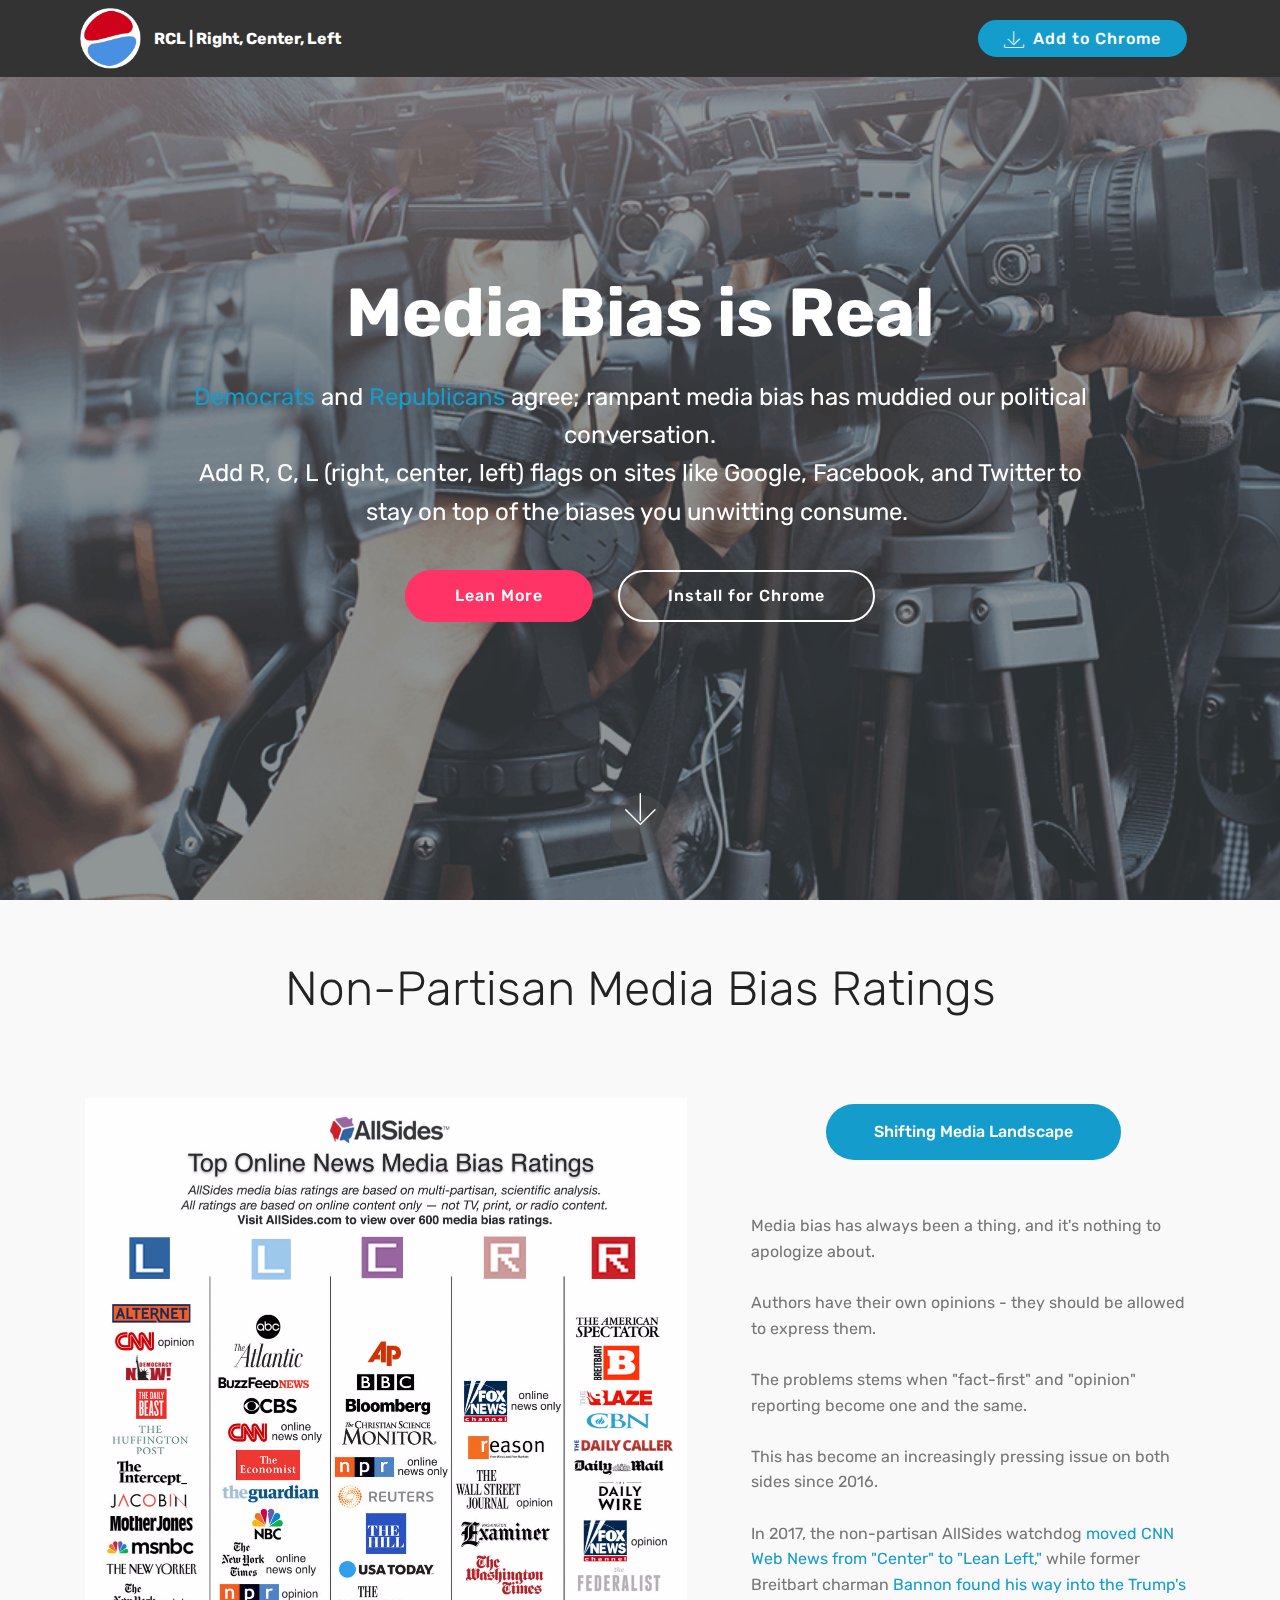
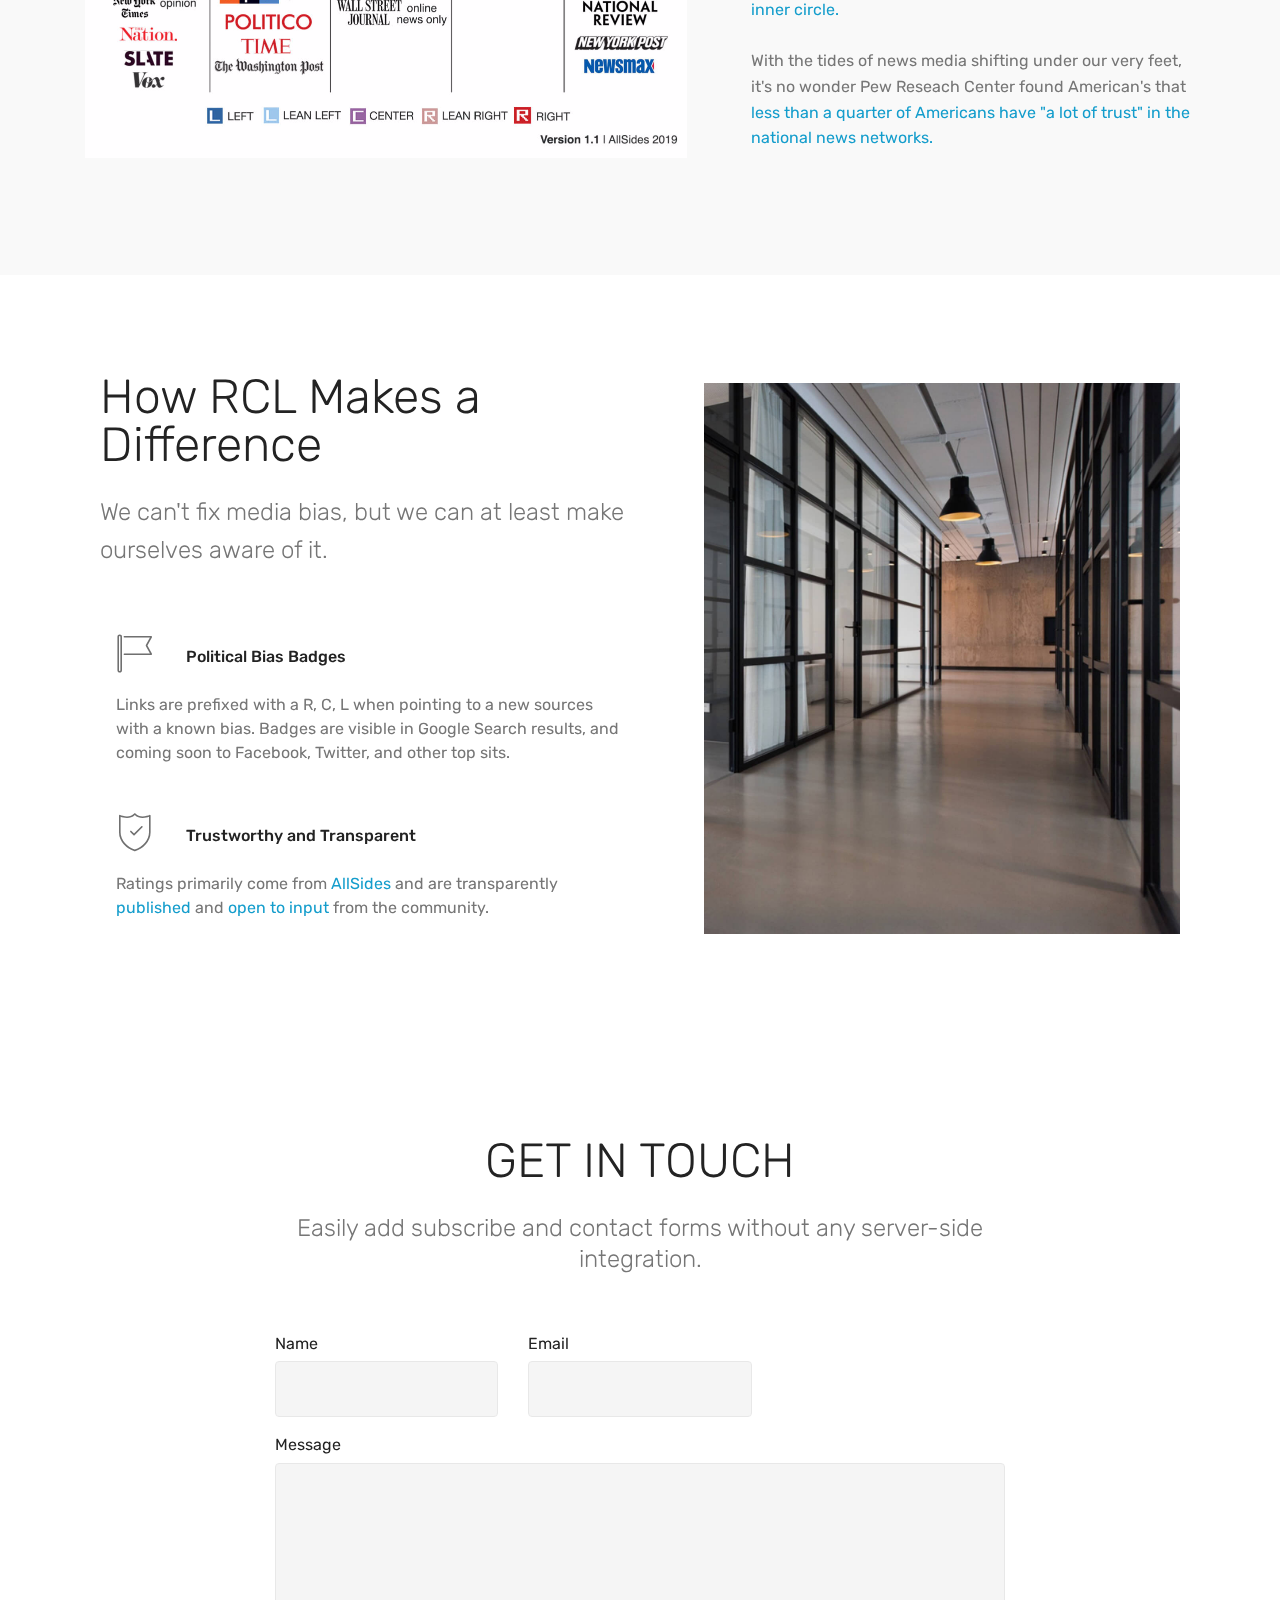
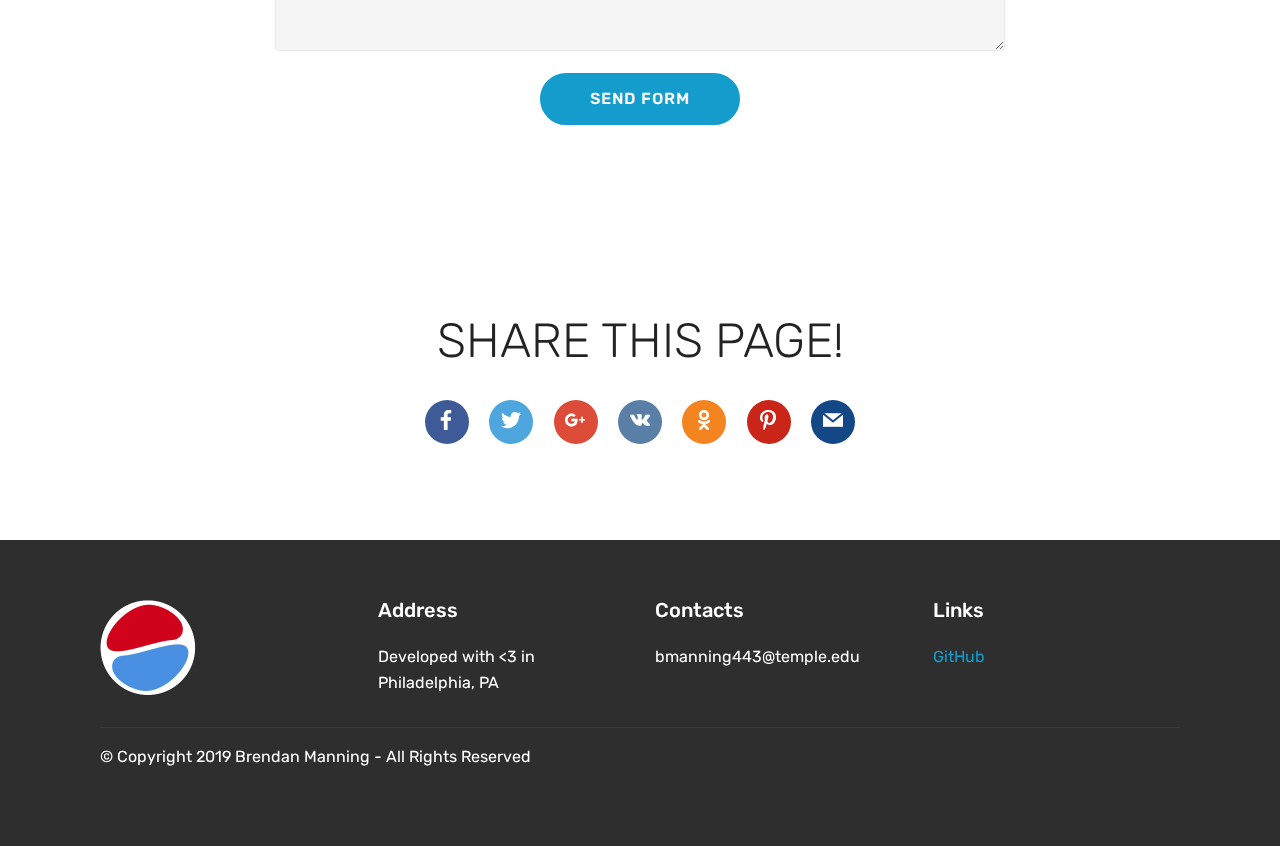
<file: docs/index.html>
<!DOCTYPE html>
<html  >
<head>
  <!-- Site made with Mobirise Website Builder v4.9.6, https://mobirise.com -->
  <meta charset="UTF-8">
  <meta http-equiv="X-UA-Compatible" content="IE=edge">
  <meta name="generator" content="Mobirise v4.9.6, mobirise.com">
  <meta name="viewport" content="width=device-width, initial-scale=1, minimum-scale=1">
  <link rel="shortcut icon" href="assets/images/logo128-128x128-1.png" type="image/x-icon">
  <meta name="description" content="">
  
  <title>Home</title>
  <link rel="stylesheet" href="assets/web/assets/mobirise-icons/mobirise-icons.css">
  <link rel="stylesheet" href="assets/tether/tether.min.css">
  <link rel="stylesheet" href="assets/bootstrap/css/bootstrap.min.css">
  <link rel="stylesheet" href="assets/bootstrap/css/bootstrap-grid.min.css">
  <link rel="stylesheet" href="assets/bootstrap/css/bootstrap-reboot.min.css">
  <link rel="stylesheet" href="assets/dropdown/css/style.css">
  <link rel="stylesheet" href="assets/socicon/css/styles.css">
  <link rel="stylesheet" href="assets/theme/css/style.css">
  <link rel="stylesheet" href="assets/mobirise/css/mbr-additional.css" type="text/css">
  
  
  
</head>
<body>
  <section class="menu cid-qTkzRZLJNu" once="menu" id="menu1-0">

    

    <nav class="navbar navbar-expand beta-menu navbar-dropdown align-items-center navbar-fixed-top navbar-toggleable-sm">
        <button class="navbar-toggler navbar-toggler-right" type="button" data-toggle="collapse" data-target="#navbarSupportedContent" aria-controls="navbarSupportedContent" aria-expanded="false" aria-label="Toggle navigation">
            <div class="hamburger">
                <span></span>
                <span></span>
                <span></span>
                <span></span>
            </div>
        </button>
        <div class="menu-logo">
            <div class="navbar-brand">
                <span class="navbar-logo">
                    
                         <img src="assets/images/logo-192x192.png" alt="Mobirise" title="" style="height: 3.8rem;">
                    
                </span>
                <span class="navbar-caption-wrap"><a class="navbar-caption text-white display-4" href="https://mobirise.com">RCL | Right, Center, Left</a></span>
            </div>
        </div>
        <div class="collapse navbar-collapse" id="navbarSupportedContent">
            
            <div class="navbar-buttons mbr-section-btn"><a class="btn btn-sm btn-primary display-4" href="https://chrome.google.com/webstore/detail/rcl/lkfgfdmdmigimjgofoceoknlkpkmlfae"><span class="mbri-save mbr-iconfont mbr-iconfont-btn" style="font-size: 20px;"></span>
                    
                    Add to Chrome</a></div>
        </div>
    </nav>
</section>

<section class="engine"><a href="https://mobirise.info/l">free web templates</a></section><section class="cid-qTkA127IK8 mbr-fullscreen mbr-parallax-background" id="header2-1">

    

    <div class="mbr-overlay" style="opacity: 0.6; background-color: rgb(70, 80, 82);"></div>

    <div class="container align-center">
        <div class="row justify-content-md-center">
            <div class="mbr-white col-md-10">
                <h1 class="mbr-section-title mbr-bold pb-3 mbr-fonts-style display-1">Media Bias is Real</h1>
                
                <p class="mbr-text pb-3 mbr-fonts-style display-5"><a href="https://twitter.com/ewarren/status/1105256905058979841" target="_blank">Democrats</a> and <a href="https://www.nbcnews.com/think/opinion/media-bias-against-conservatives-real-part-reason-no-one-trusts-ncna895471">Republicans</a> agree; rampant media bias has muddied our political conversation.<br>Add R, C, L (right, center, left) flags on sites like Google, Facebook, and Twitter to stay on top of the biases you unwitting consume.&nbsp;</p>
                <div class="mbr-section-btn"><a class="btn btn-md btn-secondary display-4" href="#next">Lean More</a>
                    <a class="btn btn-md btn-white-outline display-4" href="https://chrome.google.com/webstore/detail/rcl/lkfgfdmdmigimjgofoceoknlkpkmlfae">Install for Chrome</a></div>
            </div>
        </div>
    </div>
    <div class="mbr-arrow hidden-sm-down" aria-hidden="true">
        <a href="#next">
            <i class="mbri-down mbr-iconfont"></i>
        </a>
    </div>
</section>

<section class="tabs4 cid-rkUOy50HFS" id="tabs4-3">

    

    

    <div class="container">
        <h2 class="mbr-section-title align-center pb-3 mbr-fonts-style display-2">
            Non-Partisan Media Bias Ratings</h2>
        

        <div class="media-container-row mt-5 pt-3">
            <div class="mbr-figure" style="width: 60%;">
                <a href="https://www.allsides.com/media-bias/media-bias-ratings"><img src="assets/images/bias-1-1204x1324.jpg" alt="" title="Non-Partisan Media Bias Ratings"></a>
            </div>
            <div class="tabs-container">
                <ul class="nav nav-tabs" role="tablist">
                    <li class="nav-item"><a class="nav-link mbr-fonts-style show active display-7" role="tab" data-toggle="tab" href="#tabs4-3_tab0" aria-selected="true">Shifting Media Landscape</a></li>
                    
                    
                    
                    
                    
                </ul>
                <div class="tab-content">
                    <div id="tab1" class="tab-pane in active" role="tabpanel">
                        <div class="row">
                            <div class="col-md-12">
                                <p class="mbr-text py-5 mbr-fonts-style display-7">
                                    Media bias has always been a thing, and it's nothing to apologize about.<br><br>Authors have their own opinions - they should be allowed to express them.<br><br>The problems stems when "fact-first" and "opinion" reporting become one and the same.<br><br>This has become an increasingly pressing issue on both sides since 2016.<br><br>In 2017, the non-partisan AllSides watchdog <a href="https://www.allsides.com/news-source/cnn-media-bias" target="_blank">moved CNN Web News from "Center" to "Lean Left,"</a>&nbsp;while former Breitbart charman <a href="https://en.wikipedia.org/wiki/Steve_Bannon" target="_blank">Bannon found his way into the Trump's inner circle.&nbsp;</a><br><br>With the tides of news media shifting under our very feet, it's no wonder Pew Reseach Center found American's that <a href="http://www.journalism.org/2018/06/18/distinguishing-between-factual-and-opinion-statements-in-the-news/pj_2018-06-18_fact-opinion_0-11/" target="_blank">less than a quarter of Americans have "a lot of trust" in the national news networks.</a></p>
                            </div>
                        </div>
                    </div>
                    <div id="tab2" class="tab-pane" role="tabpanel">
                        <div class="row">
                            <div class="col-md-12">
                                <p class="mbr-text py-5 mbr-fonts-style display-7">
                                    Mobirise themes are based on Bootstrap 3 and Bootstrap 4 - most powerful mobile first framework. Now, even if you're not code-savvy, you can be a part of an exciting growing bootstrap community.</p>
                            </div>
                        </div>
                    </div>
                    <div id="tab3" class="tab-pane" role="tabpanel">
                        <div class="row">
                            <div class="col-md-12">
                                <p class="mbr-text py-5 mbr-fonts-style display-7">
                                    Choose from the large selection of latest pre-made blocks - full-screen intro, bootstrap carousel, content slider, responsive image gallery with lightbox, parallax scrolling, video backgrounds, hamburger menu, sticky header and more.
                                </p>
                            </div>
                        </div>
                    </div>
                    <div id="tab4" class="tab-pane" role="tabpanel">
                        <div class="row">
                            <div class="col-md-12">
                                <p class="mbr-text py-5 mbr-fonts-style display-7">
                                    Sites made with Mobirise are 100% mobile-friendly according the latest Google Test and Google loves those websites (officially)!
                                </p>
                            </div>
                        </div>
                    </div>
                    <div id="tab5" class="tab-pane" role="tabpanel">
                        <div class="row">
                            <div class="col-md-12">
                                <p class="mbr-text py-5 mbr-fonts-style display-7">
                                    Mobirise themes are based on Bootstrap 3 and Bootstrap 4 - most powerful mobile first framework. Now, even if you're not code-savvy, you can be a part of an exciting growing bootstrap community.
                                </p>
                            </div>
                        </div>
                    </div>
                    <div id="tab6" class="tab-pane" role="tabpanel">
                        <div class="row">
                            <div class="col-md-12">
                                <p class="mbr-text py-5 mbr-fonts-style display-7">
                                    Choose from the large selection of latest pre-made blocks - full-screen intro, bootstrap carousel, content slider, responsive image gallery with lightbox, parallax scrolling, video backgrounds, hamburger menu, sticky header and more.
                                </p>
                            </div>
                        </div>
                    </div>
                </div>
            </div>
        </div>
    </div>
</section>

<section class="features11 cid-rkUTFRRzrf" id="features11-6">

    

    

    <div class="container">   
        <div class="col-md-12">
            <div class="media-container-row">
                <div class="mbr-figure m-auto" style="width: 50%;">
                    <img src="assets/images/background9.jpg" alt="Mobirise" title="">
                </div>
                <div class=" align-left aside-content">
                    <h2 class="mbr-title pt-2 mbr-fonts-style display-2">
                        How RCL Makes a Difference</h2>
                    <div class="mbr-section-text">
                        <p class="mbr-text mb-5 pt-3 mbr-light mbr-fonts-style display-5">We can't fix media bias, but we can at least make ourselves aware of it.</p>
                    </div>

                    <div class="block-content">
                        <div class="card p-3 pr-3">
                            <div class="media">
                                <div class=" align-self-center card-img pb-3">
                                    <span class="mbr-iconfont mbri-flag" style="font-size: 38px;"></span>
                                </div>     
                                <div class="media-body">
                                    <h4 class="card-title mbr-fonts-style display-7">Political Bias Badges&nbsp;</h4>
                                </div>
                            </div>                

                            <div class="card-box">
                                <p class="block-text mbr-fonts-style display-7">Links are prefixed with a R, C, L when pointing to a new sources with a known bias. Badges are visible in Google Search results, and coming soon to Facebook, Twitter, and other top sits.</p>
                            </div>
                        </div>

                        <div class="card p-3 pr-3">
                            <div class="media">
                                <div class="align-self-center card-img pb-3">
                                    <span class="mbr-iconfont mbri-protect" style="font-size: 38px;"></span>
                                </div>     
                                <div class="media-body">
                                    <h4 class="card-title mbr-fonts-style display-7">Trustworthy and Transparent</h4>
                                </div>
                            </div>                

                            <div class="card-box">
                                <p class="block-text mbr-fonts-style display-7">
                                    Ratings primarily come from <a href="https://www.allsides.com/media-bias/media-bias-ratings" target="_blank">AllSides</a> and are transparently <a href="https://github.com/brendanmanning/RCL/blob/master/ext/ratings.json" target="_blank">published</a> and <a href="https://github.com/brendanmanning/RCL/fork" target="_blank">open to input</a> from the community.</p>
                            </div>
                        </div>
                    </div>
                </div>
            </div>
        </div> 
    </div>          
</section>

<section class="mbr-section form1 cid-rl2zYqEmPN" id="form1-9">

    

    
    <div class="container">
        <div class="row justify-content-center">
            <div class="title col-12 col-lg-8">
                <h2 class="mbr-section-title align-center pb-3 mbr-fonts-style display-2">
                    GET IN TOUCH</h2>
                <h3 class="mbr-section-subtitle align-center mbr-light pb-3 mbr-fonts-style display-5">
                    Easily add subscribe and contact forms without any server-side integration.
                </h3>
            </div>
        </div>
    </div>
    <div class="container">
        <div class="row justify-content-center">
            <div class="media-container-column col-lg-8" data-form-type="formoid">
                <!---Formbuilder Form--->
                <form action="https://mobirise.com/" method="POST" class="mbr-form form-with-styler" data-form-title="Mobirise Form"><input type="hidden" name="email" data-form-email="true" value="f2DbqL8hwH+Ynt/UD0m8BYtAbuU+HNHb4lwnk9R7t/532AYlJ8ZIMPM5Txy9WSh7jGy8MsYJL//ks0ayg3rwlq64cgmFnrfmzMbL1qG90oSmewSSdsyliWV/jWsid5k7">
                    <div class="row row-sm-offset">
                        <div hidden="hidden" data-form-alert="" class="alert alert-success col-12">Thanks for filling out the form!</div>
                        <div hidden="hidden" data-form-alert-danger="" class="alert alert-danger col-12">
                        </div>
                    </div>
                    <div class="dragArea row row-sm-offset">
                        <div class="col-md-4  form-group" data-for="name">
                            <label for="name-form1-9" class="form-control-label mbr-fonts-style display-7">Name</label>
                            <input type="text" name="name" data-form-field="Name" required="required" class="form-control display-7" id="name-form1-9">
                        </div>
                        <div class="col-md-4  form-group" data-for="email">
                            <label for="email-form1-9" class="form-control-label mbr-fonts-style display-7">Email</label>
                            <input type="email" name="email" data-form-field="Email" required="required" class="form-control display-7" id="email-form1-9">
                        </div>
                        
                        <div data-for="message" class="col-md-12 form-group">
                            <label for="message-form1-9" class="form-control-label mbr-fonts-style display-7">Message</label>
                            <textarea name="message" data-form-field="Message" class="form-control display-7" id="message-form1-9"></textarea>
                        </div>
                        <div class="col-md-12 input-group-btn align-center"><button type="submit" class="btn btn-primary btn-form display-4">SEND FORM</button></div>
                    </div>
                </form><!---Formbuilder Form--->
            </div>
        </div>
    </div>
</section>

<section class="cid-rl2A0LO01N" id="social-buttons3-a">
    
    

    

    <div class="container">
        <div class="media-container-row">
            <div class="col-md-8 align-center">
                <h2 class="pb-3 mbr-section-title mbr-fonts-style display-2">
                    SHARE THIS PAGE!
                </h2>
                <div>
                    <div class="mbr-social-likes">
                        <span class="btn btn-social socicon-bg-facebook facebook mx-2" title="Share link on Facebook">
                            <i class="socicon socicon-facebook"></i>
                        </span>
                        <span class="btn btn-social twitter socicon-bg-twitter mx-2" title="Share link on Twitter">
                            <i class="socicon socicon-twitter"></i>
                        </span>
                        <span class="btn btn-social plusone socicon-bg-googleplus mx-2" title="Share link on Google+">
                            <i class="socicon socicon-googleplus"></i>
                        </span>
                        <span class="btn btn-social vkontakte socicon-bg-vkontakte mx-2" title="Share link on VKontakte">
                            <i class="socicon socicon-vkontakte"></i>
                        </span>
                        <span class="btn btn-social odnoklassniki socicon-bg-odnoklassniki mx-2" title="Share link on Odnoklassniki">
                            <i class="socicon socicon-odnoklassniki"></i>
                        </span>
                        <span class="btn btn-social pinterest socicon-bg-pinterest mx-2" title="Share link on Pinterest">
                            <i class="socicon socicon-pinterest"></i>
                        </span>
                        <span class="btn btn-social mailru socicon-bg-mail mx-2" title="Share link on Mailru">
                            <i class="socicon socicon-mail"></i>
                        </span>
                    </div>
                </div>
            </div>
        </div>
    </div>
</section>

<section class="cid-qTkAaeaxX5" id="footer1-2">

    

    

    <div class="container">
        <div class="media-container-row content text-white">
            <div class="col-12 col-md-3">
                <div class="media-wrap">
                    <a href="https://mobirise.com/">
                        <img src="assets/images/logo-192x192.png" alt="Mobirise" title="">
                    </a>
                </div>
            </div>
            <div class="col-12 col-md-3 mbr-fonts-style display-7">
                <h5 class="pb-3">
                    Address
                </h5>
                <p class="mbr-text">Developed with &lt;3 in Philadelphia, PA</p>
            </div>
            <div class="col-12 col-md-3 mbr-fonts-style display-7">
                <h5 class="pb-3">
                    Contacts
                </h5>
                <p class="mbr-text">bmanning443@temple.edu &nbsp; &nbsp; &nbsp; &nbsp;&nbsp;<br></p>
            </div>
            <div class="col-12 col-md-3 mbr-fonts-style display-7">
                <h5 class="pb-3">
                    Links
                </h5>
                <p class="mbr-text"><a href="http://github.com/brendanmanning/RCL" target="_blank">GitHub</a></p>
            </div>
        </div>
        <div class="footer-lower">
            <div class="media-container-row">
                <div class="col-sm-12">
                    <hr>
                </div>
            </div>
            <div class="media-container-row mbr-white">
                <div class="col-sm-6 copyright">
                    <p class="mbr-text mbr-fonts-style display-7">
                        © Copyright 2019 Brendan Manning - All Rights Reserved
                    </p>
                </div>
                <div class="col-md-6">
                    
                </div>
            </div>
        </div>
    </div>
</section>


  <script src="assets/web/assets/jquery/jquery.min.js"></script>
  <script src="assets/popper/popper.min.js"></script>
  <script src="assets/tether/tether.min.js"></script>
  <script src="assets/bootstrap/js/bootstrap.min.js"></script>
  <script src="assets/smoothscroll/smooth-scroll.js"></script>
  <script src="assets/dropdown/js/script.min.js"></script>
  <script src="assets/touchswipe/jquery.touch-swipe.min.js"></script>
  <script src="assets/parallax/jarallax.min.js"></script>
  <script src="assets/mbr-tabs/mbr-tabs.js"></script>
  <script src="assets/sociallikes/social-likes.js"></script>
  <script src="assets/theme/js/script.js"></script>
  <script src="assets/formoid/formoid.min.js"></script>
  
  
</body>
</html>
</file>
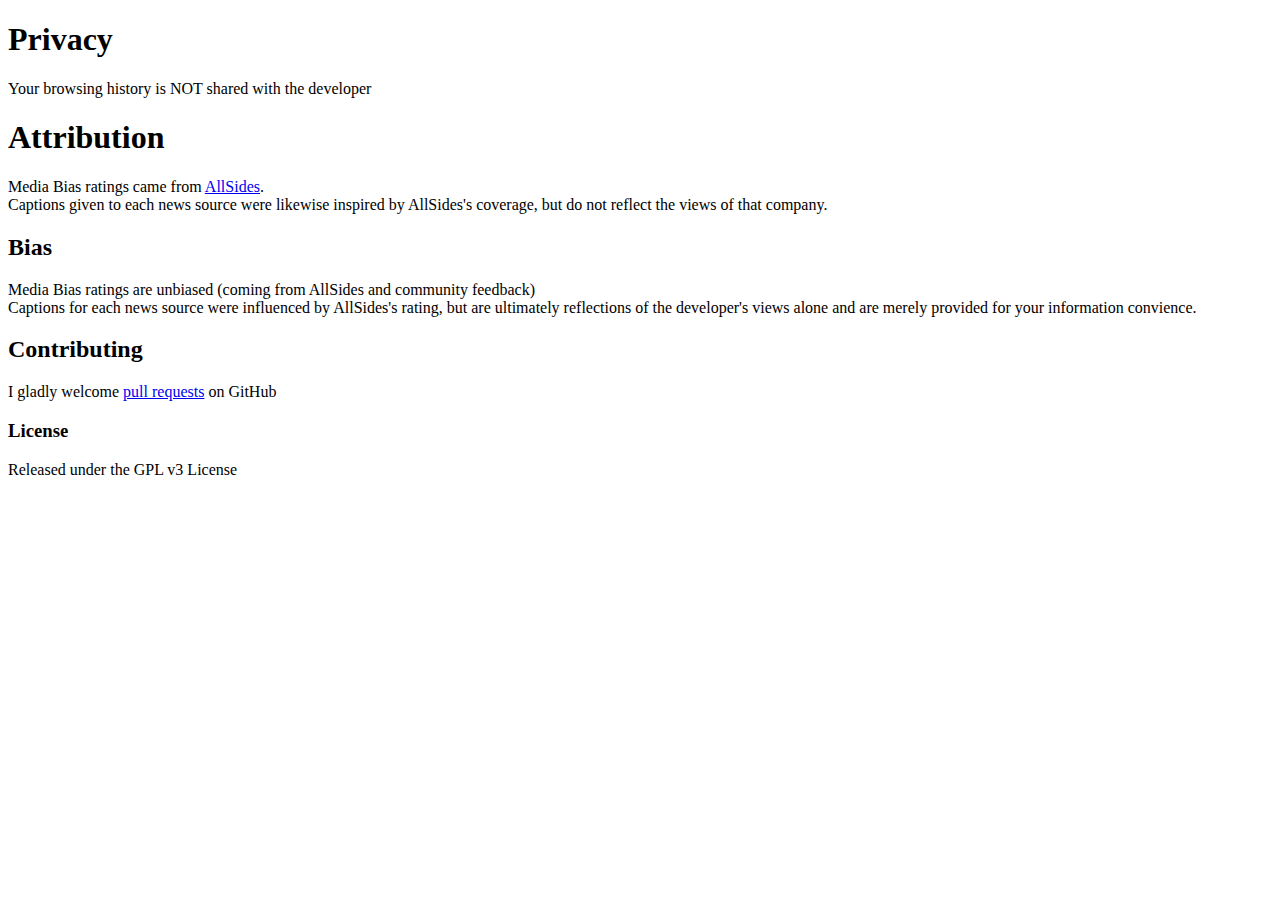
<file: ext/src/options/index.html>
<!DOCTYPE html>
<html>
<head>
	<title></title>
</head>
<body>
	<h1>Privacy</h1>
	<p>Your browsing history is NOT shared with the developer</p>

	<h1>Attribution</h1>
	<p>Media Bias ratings came from <a href='allsides.com'>AllSides</a>.
	<br>Captions given to each news source were likewise inspired by AllSides's coverage, but do not reflect the views of that company.</p>

	<h2>Bias</h2>
	<p>Media Bias ratings are unbiased (coming from AllSides and community feedback)<br>
	Captions for each news source were influenced by AllSides's rating, but are ultimately reflections of the developer's views alone and are merely provided for your information convience.</p>

	<h2>Contributing</h2>
	<p>I gladly welcome <a href='https://github.com/brendanmanning/RCL/fork'>pull requests</a> on GitHub</p>

	<h3>License</h3>
	<p>Released under the GPL v3 License</p>
</body>
</html>
</file>
<file: docs/assets/web/assets/mobirise-icons/mobirise-icons.css>
@font-face {
  font-family: 'MobiriseIcons';
  src:  url('mobirise-icons.eot?spat4u');
  src:  url('mobirise-icons.eot?spat4u#iefix') format('embedded-opentype'),
    url('mobirise-icons.ttf?spat4u') format('truetype'),
    url('mobirise-icons.woff?spat4u') format('woff'),
    url('mobirise-icons.svg?spat4u#MobiriseIcons') format('svg');
  font-weight: normal;
  font-style: normal;
}

[class^="mbri-"], [class*=" mbri-"] {
  /* use !important to prevent issues with browser extensions that change fonts */
  font-family: MobiriseIcons !important;
  speak: none;
  font-style: normal;
  font-weight: normal;
  font-variant: normal;
  text-transform: none;
  line-height: 1;

  /* Better Font Rendering =========== */
  -webkit-font-smoothing: antialiased;
  -moz-osx-font-smoothing: grayscale;
}

.mbri-add-submenu:before {
  content: "\e900";
}
.mbri-alert:before {
  content: "\e901";
}
.mbri-align-center:before {
  content: "\e902";
}
.mbri-align-justify:before {
  content: "\e903";
}
.mbri-align-left:before {
  content: "\e904";
}
.mbri-align-right:before {
  content: "\e905";
}
.mbri-android:before {
  content: "\e906";
}
.mbri-apple:before {
  content: "\e907";
}
.mbri-arrow-down:before {
  content: "\e908";
}
.mbri-arrow-next:before {
  content: "\e909";
}
.mbri-arrow-prev:before {
  content: "\e90a";
}
.mbri-arrow-up:before {
  content: "\e90b";
}
.mbri-bold:before {
  content: "\e90c";
}
.mbri-bookmark:before {
  content: "\e90d";
}
.mbri-bootstrap:before {
  content: "\e90e";
}
.mbri-briefcase:before {
  content: "\e90f";
}
.mbri-browse:before {
  content: "\e910";
}
.mbri-bulleted-list:before {
  content: "\e911";
}
.mbri-calendar:before {
  content: "\e912";
}
.mbri-camera:before {
  content: "\e913";
}
.mbri-cart-add:before {
  content: "\e914";
}
.mbri-cart-full:before {
  content: "\e915";
}
.mbri-cash:before {
  content: "\e916";
}
.mbri-change-style:before {
  content: "\e917";
}
.mbri-chat:before {
  content: "\e918";
}
.mbri-clock:before {
  content: "\e919";
}
.mbri-close:before {
  content: "\e91a";
}
.mbri-cloud:before {
  content: "\e91b";
}
.mbri-code:before {
  content: "\e91c";
}
.mbri-contact-form:before {
  content: "\e91d";
}
.mbri-credit-card:before {
  content: "\e91e";
}
.mbri-cursor-click:before {
  content: "\e91f";
}
.mbri-cust-feedback:before {
  content: "\e920";
}
.mbri-database:before {
  content: "\e921";
}
.mbri-delivery:before {
  content: "\e922";
}
.mbri-desktop:before {
  content: "\e923";
}
.mbri-devices:before {
  content: "\e924";
}
.mbri-down:before {
  content: "\e925";
}
.mbri-download:before {
  content: "\e989";
}
.mbri-drag-n-drop:before {
  content: "\e927";
}
.mbri-drag-n-drop2:before {
  content: "\e928";
}
.mbri-edit:before {
  content: "\e929";
}
.mbri-edit2:before {
  content: "\e92a";
}
.mbri-error:before {
  content: "\e92b";
}
.mbri-extension:before {
  content: "\e92c";
}
.mbri-features:before {
  content: "\e92d";
}
.mbri-file:before {
  content: "\e92e";
}
.mbri-flag:before {
  content: "\e92f";
}
.mbri-folder:before {
  content: "\e930";
}
.mbri-gift:before {
  content: "\e931";
}
.mbri-github:before {
  content: "\e932";
}
.mbri-globe:before {
  content: "\e933";
}
.mbri-globe-2:before {
  content: "\e934";
}
.mbri-growing-chart:before {
  content: "\e935";
}
.mbri-hearth:before {
  content: "\e936";
}
.mbri-help:before {
  content: "\e937";
}
.mbri-home:before {
  content: "\e938";
}
.mbri-hot-cup:before {
  content: "\e939";
}
.mbri-idea:before {
  content: "\e93a";
}
.mbri-image-gallery:before {
  content: "\e93b";
}
.mbri-image-slider:before {
  content: "\e93c";
}
.mbri-info:before {
  content: "\e93d";
}
.mbri-italic:before {
  content: "\e93e";
}
.mbri-key:before {
  content: "\e93f";
}
.mbri-laptop:before {
  content: "\e940";
}
.mbri-layers:before {
  content: "\e941";
}
.mbri-left-right:before {
  content: "\e942";
}
.mbri-left:before {
  content: "\e943";
}
.mbri-letter:before {
  content: "\e944";
}
.mbri-like:before {
  content: "\e945";
}
.mbri-link:before {
  content: "\e946";
}
.mbri-lock:before {
  content: "\e947";
}
.mbri-login:before {
  content: "\e948";
}
.mbri-logout:before {
  content: "\e949";
}
.mbri-magic-stick:before {
  content: "\e94a";
}
.mbri-map-pin:before {
  content: "\e94b";
}
.mbri-menu:before {
  content: "\e94c";
}
.mbri-mobile:before {
  content: "\e94d";
}
.mbri-mobile2:before {
  content: "\e94e";
}
.mbri-mobirise:before {
  content: "\e94f";
}
.mbri-more-horizontal:before {
  content: "\e950";
}
.mbri-more-vertical:before {
  content: "\e951";
}
.mbri-music:before {
  content: "\e952";
}
.mbri-new-file:before {
  content: "\e953";
}
.mbri-numbered-list:before {
  content: "\e954";
}
.mbri-opened-folder:before {
  content: "\e955";
}
.mbri-pages:before {
  content: "\e956";
}
.mbri-paper-plane:before {
  content: "\e957";
}
.mbri-paperclip:before {
  content: "\e958";
}
.mbri-photo:before {
  content: "\e959";
}
.mbri-photos:before {
  content: "\e95a";
}
.mbri-pin:before {
  content: "\e95b";
}
.mbri-play:before {
  content: "\e95c";
}
.mbri-plus:before {
  content: "\e95d";
}
.mbri-preview:before {
  content: "\e95e";
}
.mbri-print:before {
  content: "\e95f";
}
.mbri-protect:before {
  content: "\e960";
}
.mbri-question:before {
  content: "\e961";
}
.mbri-quote-left:before {
  content: "\e962";
}
.mbri-quote-right:before {
  content: "\e963";
}
.mbri-refresh:before {
  content: "\e964";
}
.mbri-responsive:before {
  content: "\e965";
}
.mbri-right:before {
  content: "\e966";
}
.mbri-rocket:before {
  content: "\e967";
}
.mbri-sad-face:before {
  content: "\e968";
}
.mbri-sale:before {
  content: "\e969";
}
.mbri-save:before {
  content: "\e96a";
}
.mbri-search:before {
  content: "\e96b";
}
.mbri-setting:before {
  content: "\e96c";
}
.mbri-setting2:before {
  content: "\e96d";
}
.mbri-setting3:before {
  content: "\e96e";
}
.mbri-share:before {
  content: "\e96f";
}
.mbri-shopping-bag:before {
  content: "\e970";
}
.mbri-shopping-basket:before {
  content: "\e971";
}
.mbri-shopping-cart:before {
  content: "\e972";
}
.mbri-sites:before {
  content: "\e973";
}
.mbri-smile-face:before {
  content: "\e974";
}
.mbri-speed:before {
  content: "\e975";
}
.mbri-star:before {
  content: "\e976";
}
.mbri-success:before {
  content: "\e977";
}
.mbri-sun:before {
  content: "\e978";
}
.mbri-sun2:before {
  content: "\e979";
}
.mbri-tablet:before {
  content: "\e97a";
}
.mbri-tablet-vertical:before {
  content: "\e97b";
}
.mbri-target:before {
  content: "\e97c";
}
.mbri-timer:before {
  content: "\e97d";
}
.mbri-to-ftp:before {
  content: "\e97e";
}
.mbri-to-local-drive:before {
  content: "\e97f";
}
.mbri-touch-swipe:before {
  content: "\e980";
}
.mbri-touch:before {
  content: "\e981";
}
.mbri-trash:before {
  content: "\e982";
}
.mbri-underline:before {
  content: "\e983";
}
.mbri-unlink:before {
  content: "\e984";
}
.mbri-unlock:before {
  content: "\e985";
}
.mbri-up-down:before {
  content: "\e986";
}
.mbri-up:before {
  content: "\e987";
}
.mbri-update:before {
  content: "\e988";
}
.mbri-upload:before {
 content: "\e926"; 
}
.mbri-user:before {
  content: "\e98a";
}
.mbri-user2:before {
  content: "\e98b";
}
.mbri-users:before {
  content: "\e98c";
}
.mbri-video:before {
  content: "\e98d";
}
.mbri-video-play:before {
  content: "\e98e";
}
.mbri-watch:before {
  content: "\e98f";
}
.mbri-website-theme:before {
  content: "\e990";
}
.mbri-wifi:before {
  content: "\e991";
}
.mbri-windows:before {
  content: "\e992";
}
.mbri-zoom-out:before {
  content: "\e993";
}
.mbri-redo:before {
  content: "\e994";
}
.mbri-undo:before {
  content: "\e995";
}
</file>
<file: docs/assets/dropdown/css/style.css>
.navbar-dropdown {
  left: 0;
  padding: 0;
  position: absolute;
  right: 0;
  top: 0;
  transition: all 0.45s ease;
  z-index: 1030;
  background: #282828; }
  .navbar-dropdown .navbar-logo {
    margin-right: 0.8rem;
    transition: margin 0.3s ease-in-out;
    vertical-align: middle; }
    .navbar-dropdown .navbar-logo img {
      height: 3.125rem;
      transition: all 0.3s ease-in-out; }
    .navbar-dropdown .navbar-logo.mbr-iconfont {
      font-size: 3.125rem;
      line-height: 3.125rem; }
  .navbar-dropdown .navbar-caption {
    font-weight: 700;
    white-space: normal;
    vertical-align: -4px;
    line-height: 3.125rem !important; }
    .navbar-dropdown .navbar-caption, .navbar-dropdown .navbar-caption:hover {
      color: inherit;
      text-decoration: none; }
  .navbar-dropdown .mbr-iconfont + .navbar-caption {
    vertical-align: -1px; }
  .navbar-dropdown.navbar-fixed-top {
    position: fixed; }
  .navbar-dropdown .navbar-brand span {
    vertical-align: -4px; }
  .navbar-dropdown.bg-color.transparent {
    background: none; }
  .navbar-dropdown.navbar-short .navbar-brand {
    padding: 0.625rem 0; }
    .navbar-dropdown.navbar-short .navbar-brand span {
      vertical-align: -1px; }
  .navbar-dropdown.navbar-short .navbar-caption {
    line-height: 2.375rem !important;
    vertical-align: -2px; }
  .navbar-dropdown.navbar-short .navbar-logo {
    margin-right: 0.5rem; }
    .navbar-dropdown.navbar-short .navbar-logo img {
      height: 2.375rem; }
    .navbar-dropdown.navbar-short .navbar-logo.mbr-iconfont {
      font-size: 2.375rem;
      line-height: 2.375rem; }
  .navbar-dropdown.navbar-short .mbr-table-cell {
    height: 3.625rem; }
  .navbar-dropdown .navbar-close {
    left: 0.6875rem;
    position: fixed;
    top: 0.75rem;
    z-index: 1000; }
  .navbar-dropdown .hamburger-icon {
    content: "";
    display: inline-block;
    vertical-align: middle;
    width: 16px;
    -webkit-box-shadow: 0 -6px 0 1px #282828,0 0 0 1px #282828,0 6px 0 1px #282828;
    -moz-box-shadow: 0 -6px 0 1px #282828,0 0 0 1px #282828,0 6px 0 1px #282828;
    box-shadow: 0 -6px 0 1px #282828,0 0 0 1px #282828,0 6px 0 1px #282828; }

.dropdown-menu .dropdown-toggle[data-toggle="dropdown-submenu"]::after {
  border-bottom: 0.35em solid transparent;
  border-left: 0.35em solid;
  border-right: 0;
  border-top: 0.35em solid transparent;
  margin-left: 0.3rem; }

.dropdown-menu .dropdown-item:focus {
  outline: 0; }

.nav-dropdown {
  font-size: 0.75rem;
  font-weight: 500;
  height: auto !important; }
  .nav-dropdown .nav-btn {
    padding-left: 1rem; }
  .nav-dropdown .link {
    margin: .667em 1.667em;
    font-weight: 500;
    padding: 0;
    transition: color .2s ease-in-out; }
    .nav-dropdown .link.dropdown-toggle {
      margin-right: 2.583em; }
      .nav-dropdown .link.dropdown-toggle::after {
        margin-left: .25rem;
        border-top: 0.35em solid;
        border-right: 0.35em solid transparent;
        border-left: 0.35em solid transparent;
        border-bottom: 0; }
      .nav-dropdown .link.dropdown-toggle[aria-expanded="true"] {
        margin: 0;
        padding: 0.667em 3.263em  0.667em 1.667em; }
  .nav-dropdown .link::after,
  .nav-dropdown .dropdown-item::after {
    color: inherit; }
  .nav-dropdown .btn {
    font-size: 0.75rem;
    font-weight: 700;
    letter-spacing: 0;
    margin-bottom: 0;
    padding-left: 1.25rem;
    padding-right: 1.25rem; }
  .nav-dropdown .dropdown-menu {
    border-radius: 0;
    border: 0;
    left: 0;
    margin: 0;
    padding-bottom: 1.25rem;
    padding-top: 1.25rem;
    position: relative; }
  .nav-dropdown .dropdown-submenu {
    margin-left: 0.125rem;
    top: 0; }
  .nav-dropdown .dropdown-item {
    font-weight: 500;
    line-height: 2;
    padding: 0.3846em 4.615em 0.3846em 1.5385em;
    position: relative;
    transition: color .2s ease-in-out, background-color .2s ease-in-out; }
    .nav-dropdown .dropdown-item::after {
      margin-top: -0.3077em;
      position: absolute;
      right: 1.1538em;
      top: 50%; }
    .nav-dropdown .dropdown-item:focus, .nav-dropdown .dropdown-item:hover {
      background: none; }

@media (max-width: 767px) {
  .nav-dropdown.navbar-toggleable-sm {
    bottom: 0;
    display: none;
    left: 0;
    overflow-x: hidden;
    position: fixed;
    top: 0;
    transform: translateX(-100%);
    -ms-transform: translateX(-100%);
    -webkit-transform: translateX(-100%);
    width: 18.75rem;
    z-index: 999; } }
.nav-dropdown.navbar-toggleable-xl {
  bottom: 0;
  display: none;
  left: 0;
  overflow-x: hidden;
  position: fixed;
  top: 0;
  transform: translateX(-100%);
  -ms-transform: translateX(-100%);
  -webkit-transform: translateX(-100%);
  width: 18.75rem;
  z-index: 999; }

.nav-dropdown-sm {
  display: block !important;
  overflow-x: hidden;
  overflow: auto;
  padding-top: 3.875rem; }
  .nav-dropdown-sm::after {
    content: "";
    display: block;
    height: 3rem;
    width: 100%; }
  .nav-dropdown-sm.collapse.in ~ .navbar-close {
    display: block !important; }
  .nav-dropdown-sm.collapsing, .nav-dropdown-sm.collapse.in {
    transform: translateX(0);
    -ms-transform: translateX(0);
    -webkit-transform: translateX(0);
    transition: all 0.25s ease-out;
    -webkit-transition: all 0.25s ease-out;
    background: #282828; }
  .nav-dropdown-sm.collapsing[aria-expanded="false"] {
    transform: translateX(-100%);
    -ms-transform: translateX(-100%);
    -webkit-transform: translateX(-100%); }
  .nav-dropdown-sm .nav-item {
    display: block;
    margin-left: 0 !important;
    padding-left: 0; }
  .nav-dropdown-sm .link,
  .nav-dropdown-sm .dropdown-item {
    border-top: 1px dotted rgba(255, 255, 255, 0.1);
    font-size: 0.8125rem;
    line-height: 1.6;
    margin: 0 !important;
    padding: 0.875rem 2.4rem 0.875rem 1.5625rem !important;
    position: relative;
    white-space: normal; }
    .nav-dropdown-sm .link:focus, .nav-dropdown-sm .link:hover,
    .nav-dropdown-sm .dropdown-item:focus,
    .nav-dropdown-sm .dropdown-item:hover {
      background: rgba(0, 0, 0, 0.2) !important;
      color: #c0a375; }
  .nav-dropdown-sm .nav-btn {
    position: relative;
    padding: 1.5625rem 1.5625rem 0 1.5625rem; }
    .nav-dropdown-sm .nav-btn::before {
      border-top: 1px dotted rgba(255, 255, 255, 0.1);
      content: "";
      left: 0;
      position: absolute;
      top: 0;
      width: 100%; }
    .nav-dropdown-sm .nav-btn + .nav-btn {
      padding-top: 0.625rem; }
      .nav-dropdown-sm .nav-btn + .nav-btn::before {
        display: none; }
  .nav-dropdown-sm .btn {
    padding: 0.625rem 0; }
  .nav-dropdown-sm .dropdown-toggle[data-toggle="dropdown-submenu"]::after {
    margin-left: .25rem;
    border-top: 0.35em solid;
    border-right: 0.35em solid transparent;
    border-left: 0.35em solid transparent;
    border-bottom: 0; }
  .nav-dropdown-sm .dropdown-toggle[data-toggle="dropdown-submenu"][aria-expanded="true"]::after {
    border-top: 0;
    border-right: 0.35em solid transparent;
    border-left: 0.35em solid transparent;
    border-bottom: 0.35em solid; }
  .nav-dropdown-sm .dropdown-menu {
    margin: 0;
    padding: 0;
    position: relative;
    top: 0;
    left: 0;
    width: 100%;
    border: 0;
    float: none;
    border-radius: 0;
    background: none; }
  .nav-dropdown-sm .dropdown-submenu {
    left: 100%;
    margin-left: 0.125rem;
    margin-top: -1.25rem;
    top: 0; }

.navbar-toggleable-sm .nav-dropdown .dropdown-menu {
  position: absolute; }

.navbar-toggleable-sm .nav-dropdown .dropdown-submenu {
  left: 100%;
  margin-left: 0.125rem;
  margin-top: -1.25rem;
  top: 0; }

.navbar-toggleable-sm.opened .nav-dropdown .dropdown-menu {
  position: relative; }

.navbar-toggleable-sm.opened .nav-dropdown .dropdown-submenu {
  left: 0;
  margin-left: 00rem;
  margin-top: 0rem;
  top: 0; }

.is-builder .nav-dropdown.collapsing {
  transition: none !important; }

/*# sourceMappingURL=style.css.map */
</file>
<file: docs/assets/socicon/css/styles.css>
@charset "UTF-8";

@font-face {
  font-family: "socicon";
  src:url("../fonts/socicon.eot");
  src:url("../fonts/socicon.eot?#iefix") format("embedded-opentype"),
    url("../fonts/socicon.woff") format("woff"),
    url("../fonts/socicon.ttf") format("truetype"),
    url("../fonts/socicon.svg#socicon") format("svg");
  font-weight: normal;
  font-style: normal;

}

[data-icon]:before {
  font-family: "socicon" !important;
  content: attr(data-icon);
  font-style: normal !important;
  font-weight: normal !important;
  font-variant: normal !important;
  text-transform: none !important;
  speak: none;
  line-height: 1;
  -webkit-font-smoothing: antialiased;
  -moz-osx-font-smoothing: grayscale;
}

[class^="socicon-"]:before,
[class*=" socicon-"]:before {
  font-family: "socicon" !important;
  font-style: normal !important;
  font-weight: normal !important;
  font-variant: normal !important;
  text-transform: none !important;
  speak: none;
  line-height: 1;
  -webkit-font-smoothing: antialiased;
  -moz-osx-font-smoothing: grayscale;
}

.socicon-modelmayhem:before {
  content: "\e000";
}
.socicon-mixcloud:before {
  content: "\e001";
}
.socicon-drupal:before {
  content: "\e002";
}
.socicon-swarm:before {
  content: "\e003";
}
.socicon-istock:before {
  content: "\e004";
}
.socicon-yammer:before {
  content: "\e005";
}
.socicon-ello:before {
  content: "\e006";
}
.socicon-stackoverflow:before {
  content: "\e007";
}
.socicon-persona:before {
  content: "\e008";
}
.socicon-triplej:before {
  content: "\e009";
}
.socicon-houzz:before {
  content: "\e00a";
}
.socicon-rss:before {
  content: "\e00b";
}
.socicon-paypal:before {
  content: "\e00c";
}
.socicon-odnoklassniki:before {
  content: "\e00d";
}
.socicon-airbnb:before {
  content: "\e00e";
}
.socicon-periscope:before {
  content: "\e00f";
}
.socicon-outlook:before {
  content: "\e010";
}
.socicon-coderwall:before {
  content: "\e011";
}
.socicon-tripadvisor:before {
  content: "\e012";
}
.socicon-appnet:before {
  content: "\e013";
}
.socicon-goodreads:before {
  content: "\e014";
}
.socicon-tripit:before {
  content: "\e015";
}
.socicon-lanyrd:before {
  content: "\e016";
}
.socicon-slideshare:before {
  content: "\e017";
}
.socicon-buffer:before {
  content: "\e018";
}
.socicon-disqus:before {
  content: "\e019";
}
.socicon-vkontakte:before {
  content: "\e01a";
}
.socicon-whatsapp:before {
  content: "\e01b";
}
.socicon-patreon:before {
  content: "\e01c";
}
.socicon-storehouse:before {
  content: "\e01d";
}
.socicon-pocket:before {
  content: "\e01e";
}
.socicon-mail:before {
  content: "\e01f";
}
.socicon-blogger:before {
  content: "\e020";
}
.socicon-technorati:before {
  content: "\e021";
}
.socicon-reddit:before {
  content: "\e022";
}
.socicon-dribbble:before {
  content: "\e023";
}
.socicon-stumbleupon:before {
  content: "\e024";
}
.socicon-digg:before {
  content: "\e025";
}
.socicon-envato:before {
  content: "\e026";
}
.socicon-behance:before {
  content: "\e027";
}
.socicon-delicious:before {
  content: "\e028";
}
.socicon-deviantart:before {
  content: "\e029";
}
.socicon-forrst:before {
  content: "\e02a";
}
.socicon-play:before {
  content: "\e02b";
}
.socicon-zerply:before {
  content: "\e02c";
}
.socicon-wikipedia:before {
  content: "\e02d";
}
.socicon-apple:before {
  content: "\e02e";
}
.socicon-flattr:before {
  content: "\e02f";
}
.socicon-github:before {
  content: "\e030";
}
.socicon-renren:before {
  content: "\e031";
}
.socicon-friendfeed:before {
  content: "\e032";
}
.socicon-newsvine:before {
  content: "\e033";
}
.socicon-identica:before {
  content: "\e034";
}
.socicon-bebo:before {
  content: "\e035";
}
.socicon-zynga:before {
  content: "\e036";
}
.socicon-steam:before {
  content: "\e037";
}
.socicon-xbox:before {
  content: "\e038";
}
.socicon-windows:before {
  content: "\e039";
}
.socicon-qq:before {
  content: "\e03a";
}
.socicon-douban:before {
  content: "\e03b";
}
.socicon-meetup:before {
  content: "\e03c";
}
.socicon-playstation:before {
  content: "\e03d";
}
.socicon-android:before {
  content: "\e03e";
}
.socicon-snapchat:before {
  content: "\e03f";
}
.socicon-twitter:before {
  content: "\e040";
}
.socicon-facebook:before {
  content: "\e041";
}
.socicon-googleplus:before {
  content: "\e042";
}
.socicon-pinterest:before {
  content: "\e043";
}
.socicon-foursquare:before {
  content: "\e044";
}
.socicon-yahoo:before {
  content: "\e045";
}
.socicon-skype:before {
  content: "\e046";
}
.socicon-yelp:before {
  content: "\e047";
}
.socicon-feedburner:before {
  content: "\e048";
}
.socicon-linkedin:before {
  content: "\e049";
}
.socicon-viadeo:before {
  content: "\e04a";
}
.socicon-xing:before {
  content: "\e04b";
}
.socicon-myspace:before {
  content: "\e04c";
}
.socicon-soundcloud:before {
  content: "\e04d";
}
.socicon-spotify:before {
  content: "\e04e";
}
.socicon-grooveshark:before {
  content: "\e04f";
}
.socicon-lastfm:before {
  content: "\e050";
}
.socicon-youtube:before {
  content: "\e051";
}
.socicon-vimeo:before {
  content: "\e052";
}
.socicon-dailymotion:before {
  content: "\e053";
}
.socicon-vine:before {
  content: "\e054";
}
.socicon-flickr:before {
  content: "\e055";
}
.socicon-500px:before {
  content: "\e056";
}
.socicon-wordpress:before {
  content: "\e058";
}
.socicon-tumblr:before {
  content: "\e059";
}
.socicon-twitch:before {
  content: "\e05a";
}
.socicon-8tracks:before {
  content: "\e05b";
}
.socicon-amazon:before {
  content: "\e05c";
}
.socicon-icq:before {
  content: "\e05d";
}
.socicon-smugmug:before {
  content: "\e05e";
}
.socicon-ravelry:before {
  content: "\e05f";
}
.socicon-weibo:before {
  content: "\e060";
}
.socicon-baidu:before {
  content: "\e061";
}
.socicon-angellist:before {
  content: "\e062";
}
.socicon-ebay:before {
  content: "\e063";
}
.socicon-imdb:before {
  content: "\e064";
}
.socicon-stayfriends:before {
  content: "\e065";
}
.socicon-residentadvisor:before {
  content: "\e066";
}
.socicon-google:before {
  content: "\e067";
}
.socicon-yandex:before {
  content: "\e068";
}
.socicon-sharethis:before {
  content: "\e069";
}
.socicon-bandcamp:before {
  content: "\e06a";
}
.socicon-itunes:before {
  content: "\e06b";
}
.socicon-deezer:before {
  content: "\e06c";
}
.socicon-telegram:before {
  content: "\e06e";
}
.socicon-openid:before {
  content: "\e06f";
}
.socicon-amplement:before {
  content: "\e070";
}
.socicon-viber:before {
  content: "\e071";
}
.socicon-zomato:before {
  content: "\e072";
}
.socicon-draugiem:before {
  content: "\e074";
}
.socicon-endomodo:before {
  content: "\e075";
}
.socicon-filmweb:before {
  content: "\e076";
}
.socicon-stackexchange:before {
  content: "\e077";
}
.socicon-wykop:before {
  content: "\e078";
}
.socicon-teamspeak:before {
  content: "\e079";
}
.socicon-teamviewer:before {
  content: "\e07a";
}
.socicon-ventrilo:before {
  content: "\e07b";
}
.socicon-younow:before {
  content: "\e07c";
}
.socicon-raidcall:before {
  content: "\e07d";
}
.socicon-mumble:before {
  content: "\e07e";
}
.socicon-medium:before {
  content: "\e06d";
}
.socicon-bebee:before {
  content: "\e07f";
}
.socicon-hitbox:before {
  content: "\e080";
}
.socicon-reverbnation:before {
  content: "\e081";
}
.socicon-formulr:before {
  content: "\e082";
}
.socicon-instagram:before {
  content: "\e057";
}
.socicon-battlenet:before {
  content: "\e083";
}
.socicon-chrome:before {
  content: "\e084";
}
.socicon-discord:before {
  content: "\e086";
}
.socicon-issuu:before {
  content: "\e087";
}
.socicon-macos:before {
  content: "\e088";
}
.socicon-firefox:before {
  content: "\e089";
}
.socicon-opera:before {
  content: "\e08d";
}
.socicon-keybase:before {
  content: "\e090";
}
.socicon-alliance:before {
  content: "\e091";
}
.socicon-livejournal:before {
  content: "\e092";
}
.socicon-googlephotos:before {
  content: "\e093";
}
.socicon-horde:before {
  content: "\e094";
}
.socicon-etsy:before {
  content: "\e095";
}
.socicon-zapier:before {
  content: "\e096";
}
.socicon-google-scholar:before {
  content: "\e097";
}
.socicon-researchgate:before {
  content: "\e098";
}
.socicon-wechat:before {
  content: "\e099";
}
.socicon-strava:before {
  content: "\e09a";
}
.socicon-line:before {
  content: "\e09b";
}
.socicon-lyft:before {
  content: "\e09c";
}
.socicon-uber:before {
  content: "\e09d";
}
.socicon-songkick:before {
  content: "\e09e";
}
.socicon-viewbug:before {
  content: "\e09f";
}
.socicon-googlegroups:before {
  content: "\e0a0";
}
.socicon-quora:before {
  content: "\e073";
}
.socicon-diablo:before {
  content: "\e085";
}
.socicon-blizzard:before {
  content: "\e0a1";
}
.socicon-hearthstone:before {
  content: "\e08b";
}
.socicon-heroes:before {
  content: "\e08a";
}
.socicon-overwatch:before {
  content: "\e08c";
}
.socicon-warcraft:before {
  content: "\e08e";
}
.socicon-starcraft:before {
  content: "\e08f";
}
.socicon-beam:before {
  content: "\e0a2";
}
.socicon-curse:before {
  content: "\e0a3";
}
.socicon-player:before {
  content: "\e0a4";
}
.socicon-streamjar:before {
  content: "\e0a5";
}
.socicon-nintendo:before {
  content: "\e0a6";
}
.socicon-hellocoton:before {
  content: "\e0a7";
}
</file>
<file: docs/assets/theme/css/style.css>
/*!
 * Mobirise v4 theme (https://mobirise.com/)
 * Copyright 2017 Mobirise
 */
section {
  background-color: #eeeeee; }

section,
.container,
.container-fluid {
  position: relative;
  word-wrap: break-word; }

a.mbr-iconfont:hover {
  text-decoration: none; }

.article .lead p, .article .lead ul, .article .lead ol, .article .lead pre, .article .lead blockquote {
  margin-bottom: 0; }

a {
  font-style: normal;
  font-weight: 400;
  cursor: pointer; }
  a, a:hover {
    text-decoration: none; }

figure {
  margin-bottom: 0; }

body {
  color: #232323; }

h1, h2, h3, h4, h5, h6,
.h1, .h2, .h3, .h4, .h5, .h6,
.display-1, .display-2, .display-3, .display-4 {
  line-height: 1;
  word-break: break-word;
  word-wrap: break-word; }

b, strong {
  font-weight: bold; }

blockquote {
  padding: 10px 0 10px 20px;
  position: relative;
  border-left: 2px solid;
  border-color: #ff3366; }

input:-webkit-autofill, input:-webkit-autofill:hover, input:-webkit-autofill:focus, input:-webkit-autofill:active {
  transition-delay: 9999s;
  transition-property: background-color, color; }

textarea[type="hidden"] {
  display: none; }

body {
  position: relative; }

section {
  background-position: 50% 50%;
  background-repeat: no-repeat;
  background-size: cover; }
  section .mbr-background-video,
  section .mbr-background-video-preview {
    position: absolute;
    bottom: 0;
    left: 0;
    right: 0;
    top: 0; }

.hidden {
  visibility: hidden; }

.mbr-z-index20 {
  z-index: 20; }

/*! Base colors */
.mbr-white {
  color: #ffffff; }

.mbr-black {
  color: #000000; }

.mbr-bg-white {
  background-color: #ffffff; }

.mbr-bg-black {
  background-color: #000000; }

/*! Text-aligns */
.align-left {
  text-align: left; }

.align-center {
  text-align: center; }

.align-right {
  text-align: right; }

@media (max-width: 767px) {
  .align-left, .align-center, .align-right, .mbr-section-btn, .mbr-section-title {
    text-align: center; } }
/*! Font-weight  */
.mbr-light {
  font-weight: 300; }

.mbr-regular {
  font-weight: 400; }

.mbr-semibold {
  font-weight: 500; }

.mbr-bold {
  font-weight: 700; }

/*! Media  */
.media-size-item {
  -webkit-flex: 1 1 auto;
  -moz-flex: 1 1 auto;
  -ms-flex: 1 1 auto;
  -o-flex: 1 1 auto;
  flex: 1 1 auto; }

.media-content {
  -webkit-flex-basis: 100%;
  flex-basis: 100%; }

.media-container-row {
  display: -ms-flexbox;
  display: -webkit-flex;
  display: flex;
  -webkit-flex-direction: row;
  -ms-flex-direction: row;
  flex-direction: row;
  -webkit-flex-wrap: wrap;
  -ms-flex-wrap: wrap;
  flex-wrap: wrap;
  -webkit-justify-content: center;
  -ms-flex-pack: center;
  justify-content: center;
  -webkit-align-content: center;
  -ms-flex-line-pack: center;
  align-content: center;
  -webkit-align-items: start;
  -ms-flex-align: start;
  align-items: start; }
  .media-container-row .media-size-item {
    width: 400px; }

.media-container-column {
  display: -ms-flexbox;
  display: -webkit-flex;
  display: flex;
  -webkit-flex-direction: column;
  -ms-flex-direction: column;
  flex-direction: column;
  -webkit-flex-wrap: wrap;
  -ms-flex-wrap: wrap;
  flex-wrap: wrap;
  -webkit-justify-content: center;
  -ms-flex-pack: center;
  justify-content: center;
  -webkit-align-content: center;
  -ms-flex-line-pack: center;
  align-content: center;
  -webkit-align-items: stretch;
  -ms-flex-align: stretch;
  align-items: stretch; }
  .media-container-column > * {
    width: 100%; }

@media (min-width: 992px) {
  .media-container-row {
    -webkit-flex-wrap: nowrap;
    -ms-flex-wrap: nowrap;
    flex-wrap: nowrap; } }
figure {
  overflow: hidden; }

figure[mbr-media-size] {
  transition: width 0.1s; }

.mbr-figure img, .mbr-figure iframe {
  display: block;
  width: 100%; }

.card {
  background-color: transparent;
  border: none; }

.card-img {
  text-align: center;
  flex-shrink: 0;
  -webkit-flex-shrink: 0; }

.media {
  max-width: 100%;
  margin: 0 auto; }

.mbr-figure {
  -ms-flex-item-align: center;
  -ms-grid-row-align: center;
  -webkit-align-self: center;
  align-self: center; }

.media-container > div {
  max-width: 100%; }

.mbr-figure img, .card-img img {
  width: 100%; }

@media (max-width: 991px) {
  .media-size-item {
    width: auto !important; }

  .media {
    width: auto; }

  .mbr-figure {
    width: 100% !important; } }
/*! Buttons */
.mbr-section-btn {
  margin-left: -.25rem;
  margin-right: -.25rem;
  font-size: 0; }

nav .mbr-section-btn {
  margin-left: 0rem;
  margin-right: 0rem; }

/*! Btn icon margin */
.btn .mbr-iconfont, .btn.btn-sm .mbr-iconfont {
  cursor: pointer;
  margin-right: 0.5rem; }

.btn.btn-md .mbr-iconfont, .btn.btn-md .mbr-iconfont {
  margin-right: 0.8rem; }

.mbr-regular {
  font-weight: 400; }

.mbr-semibold {
  font-weight: 500; }

.mbr-bold {
  font-weight: 700; }

[type="submit"] {
  -webkit-appearance: none; }

/*! Full-screen */
.mbr-fullscreen .mbr-overlay {
  min-height: 100vh; }

.mbr-fullscreen {
  display: flex;
  display: -webkit-flex;
  display: -moz-flex;
  display: -ms-flex;
  display: -o-flex;
  align-items: center;
  -webkit-align-items: center;
  min-height: 100vh;
  padding-top: 3rem;
  padding-bottom: 3rem; }

/*! Map */
.map {
  height: 25rem;
  position: relative; }
  .map iframe {
    width: 100%;
    height: 100%; }

/* Form */
.form-asterisk {
  font-family: initial;
  position: absolute;
  top: -2px;
  font-weight: normal; }

/*! Scroll to top arrow */
.mbr-arrow-up {
  bottom: 25px;
  right: 90px;
  position: fixed;
  text-align: right;
  z-index: 5000;
  color: #ffffff;
  font-size: 32px;
  transform: rotate(180deg);
  -webkit-transform: rotate(180deg); }

.mbr-arrow-up a {
  background: rgba(0, 0, 0, 0.2);
  border-radius: 3px;
  color: #fff;
  display: inline-block;
  height: 60px;
  width: 60px;
  outline-style: none !important;
  position: relative;
  text-decoration: none;
  transition: all .3s ease-in-out;
  cursor: pointer;
  text-align: center; }
  .mbr-arrow-up a:hover {
    background-color: rgba(0, 0, 0, 0.4); }
  .mbr-arrow-up a i {
    line-height: 60px; }

.mbr-arrow-up-icon {
  display: block;
  color: #fff; }

.mbr-arrow-up-icon::before {
  content: "\203a";
  display: inline-block;
  font-family: serif;
  font-size: 32px;
  line-height: 1;
  font-style: normal;
  position: relative;
  top: 6px;
  left: -4px;
  -webkit-transform: rotate(-90deg);
  transform: rotate(-90deg); }

/*! Arrow Down */
.mbr-arrow {
  position: absolute;
  bottom: 45px;
  left: 50%;
  width: 60px;
  height: 60px;
  cursor: pointer;
  background-color: rgba(80, 80, 80, 0.5);
  border-radius: 50%;
  -webkit-transform: translateX(-50%);
  transform: translateX(-50%); }
  .mbr-arrow > a {
    display: inline-block;
    text-decoration: none;
    outline-style: none;
    -webkit-animation: arrowdown 1.7s ease-in-out infinite;
    animation: arrowdown 1.7s ease-in-out infinite; }
    .mbr-arrow > a > i {
      position: absolute;
      top: -2px;
      left: 15px;
      font-size: 2rem; }

@keyframes arrowdown {
  0% {
    transform: translateY(0px);
    -webkit-transform: translateY(0px); }
  50% {
    transform: translateY(-5px);
    -webkit-transform: translateY(-5px); }
  100% {
    transform: translateY(0px);
    -webkit-transform: translateY(0px); } }
@-webkit-keyframes arrowdown {
  0% {
    transform: translateY(0px);
    -webkit-transform: translateY(0px); }
  50% {
    transform: translateY(-5px);
    -webkit-transform: translateY(-5px); }
  100% {
    transform: translateY(0px);
    -webkit-transform: translateY(0px); } }
@media (max-width: 500px) {
  .mbr-arrow-up {
    left: 50%;
    right: auto;
    transform: translateX(-50%) rotate(180deg);
    -webkit-transform: translateX(-50%) rotate(180deg); } }
/*Gradients animation*/
@keyframes gradient-animation {
  from {
    background-position: 0% 100%;
    animation-timing-function: ease-in-out; }
  to {
    background-position: 100% 0%;
    animation-timing-function: ease-in-out; } }
@-webkit-keyframes gradient-animation {
  from {
    background-position: 0% 100%;
    animation-timing-function: ease-in-out; }
  to {
    background-position: 100% 0%;
    animation-timing-function: ease-in-out; } }
.bg-gradient {
  background-size: 200% 200%;
  animation: gradient-animation 5s infinite alternate;
  -webkit-animation: gradient-animation 5s infinite alternate; }

.menu .navbar-brand {
  display: -webkit-flex; }
  .menu .navbar-brand span {
    display: flex;
    display: -webkit-flex; }
  .menu .navbar-brand .navbar-caption-wrap {
    display: -webkit-flex; }
  .menu .navbar-brand .navbar-logo img {
    display: -webkit-flex; }
@media (min-width: 768px) and (max-width: 991px) {
  .menu .navbar-toggleable-sm .navbar-nav {
    display: -webkit-box;
    display: -webkit-flex;
    display: -ms-flexbox; } }
@media (min-width: 992px) {
  .menu .navbar-nav.nav-dropdown {
    display: -webkit-flex; }
  .menu .navbar-toggleable-sm .navbar-collapse {
    display: -webkit-flex !important; } }
@media (max-width: 767px) {
  .menu .navbar-collapse {
    max-height: 80vh; }
  .menu .dropdown-menu {
    max-height: 60vh; } }

.navbar {
  display: -webkit-flex;
  -webkit-flex-wrap: wrap;
  -webkit-align-items: center;
  -webkit-justify-content: space-between; }

.navbar-collapse {
  -webkit-flex-basis: 100%;
  -webkit-flex-grow: 1;
  -webkit-align-items: center; }

.nav-dropdown .link {
  padding: .667em 1.667em !important;
  margin: 0 !important; }

.nav {
  display: -webkit-flex;
  -webkit-flex-wrap: wrap; }

.row {
  display: -webkit-flex;
  -webkit-flex-wrap: wrap; }

.justify-content-center {
  -webkit-justify-content: center; }

.form-inline {
  display: -webkit-flex;
  -webkit-flex-flow: row wrap;
  -webkit-align-items: center; }

.card-wrapper {
  -webkit-flex: 1; }

.carousel-control {
  z-index: 10;
  display: -webkit-flex;
  -webkit-align-items: center;
  -webkit-justify-content: center; }

.carousel-controls {
  display: -webkit-flex; }

.media {
  display: -webkit-flex; }

.jq-selectbox__select {
  padding: 1.07em .5em;
  position: absolute;
  top: 0;
  left: 0;
  width: 100%; }

.jq-selectbox__dropdown {
  position: absolute;
  top: 100% !important;
  left: 0 !important;
  width: 100% !important; }

.jq-selectbox__trigger-arrow {
  transform: translateY(-50%); }

.jq-selectbox li {
  padding: 1.07em .5em; }

/*# sourceMappingURL=style.css.map */
.engine {
	position: absolute;
	text-indent: -2400px;
	text-align: center;
	padding: 0;
	top: 0;
	left: -2400px;
}
</file>
<file: docs/assets/mobirise/css/mbr-additional.css>
@import url(https://fonts.googleapis.com/css?family=Rubik:300,300i,400,400i,500,500i,700,700i,900,900i);





body {
  font-style: normal;
  line-height: 1.5;
}
.mbr-section-title {
  font-style: normal;
  line-height: 1.2;
}
.mbr-section-subtitle {
  line-height: 1.3;
}
.mbr-text {
  font-style: normal;
  line-height: 1.6;
}
.display-1 {
  font-family: 'Rubik', sans-serif;
  font-size: 4.25rem;
}
.display-1 > .mbr-iconfont {
  font-size: 6.8rem;
}
.display-2 {
  font-family: 'Rubik', sans-serif;
  font-size: 3rem;
}
.display-2 > .mbr-iconfont {
  font-size: 4.8rem;
}
.display-4 {
  font-family: 'Rubik', sans-serif;
  font-size: 1rem;
}
.display-4 > .mbr-iconfont {
  font-size: 1.6rem;
}
.display-5 {
  font-family: 'Rubik', sans-serif;
  font-size: 1.5rem;
}
.display-5 > .mbr-iconfont {
  font-size: 2.4rem;
}
.display-7 {
  font-family: 'Rubik', sans-serif;
  font-size: 1rem;
}
.display-7 > .mbr-iconfont {
  font-size: 1.6rem;
}
/* ---- Fluid typography for mobile devices ---- */
/* 1.4 - font scale ratio ( bootstrap == 1.42857 ) */
/* 100vw - current viewport width */
/* (48 - 20)  48 == 48rem == 768px, 20 == 20rem == 320px(minimal supported viewport) */
/* 0.65 - min scale variable, may vary */
@media (max-width: 768px) {
  .display-1 {
    font-size: 3.4rem;
    font-size: calc( 2.1374999999999997rem + (4.25 - 2.1374999999999997) * ((100vw - 20rem) / (48 - 20)));
    line-height: calc( 1.4 * (2.1374999999999997rem + (4.25 - 2.1374999999999997) * ((100vw - 20rem) / (48 - 20))));
  }
  .display-2 {
    font-size: 2.4rem;
    font-size: calc( 1.7rem + (3 - 1.7) * ((100vw - 20rem) / (48 - 20)));
    line-height: calc( 1.4 * (1.7rem + (3 - 1.7) * ((100vw - 20rem) / (48 - 20))));
  }
  .display-4 {
    font-size: 0.8rem;
    font-size: calc( 1rem + (1 - 1) * ((100vw - 20rem) / (48 - 20)));
    line-height: calc( 1.4 * (1rem + (1 - 1) * ((100vw - 20rem) / (48 - 20))));
  }
  .display-5 {
    font-size: 1.2rem;
    font-size: calc( 1.175rem + (1.5 - 1.175) * ((100vw - 20rem) / (48 - 20)));
    line-height: calc( 1.4 * (1.175rem + (1.5 - 1.175) * ((100vw - 20rem) / (48 - 20))));
  }
}
/* Buttons */
.btn {
  font-weight: 500;
  border-width: 2px;
  font-style: normal;
  letter-spacing: 1px;
  margin: .4rem .8rem;
  white-space: normal;
  -webkit-transition: all 0.3s ease-in-out;
  -moz-transition: all 0.3s ease-in-out;
  transition: all 0.3s ease-in-out;
  display: inline-flex;
  align-items: center;
  justify-content: center;
  word-break: break-word;
  -webkit-align-items: center;
  -webkit-justify-content: center;
  display: -webkit-inline-flex;
  padding: 1rem 3rem;
  border-radius: 3px;
}
.btn-sm {
  font-weight: 500;
  letter-spacing: 1px;
  -webkit-transition: all 0.3s ease-in-out;
  -moz-transition: all 0.3s ease-in-out;
  transition: all 0.3s ease-in-out;
  padding: 0.6rem 1.5rem;
  border-radius: 3px;
}
.btn-md {
  font-weight: 500;
  letter-spacing: 1px;
  margin: .4rem .8rem !important;
  -webkit-transition: all 0.3s ease-in-out;
  -moz-transition: all 0.3s ease-in-out;
  transition: all 0.3s ease-in-out;
  padding: 1rem 3rem;
  border-radius: 3px;
}
.btn-lg {
  font-weight: 500;
  letter-spacing: 1px;
  margin: .4rem .8rem !important;
  -webkit-transition: all 0.3s ease-in-out;
  -moz-transition: all 0.3s ease-in-out;
  transition: all 0.3s ease-in-out;
  padding: 1.2rem 3.2rem;
  border-radius: 3px;
}
.bg-primary {
  background-color: #149dcc !important;
}
.bg-success {
  background-color: #f7ed4a !important;
}
.bg-info {
  background-color: #82786e !important;
}
.bg-warning {
  background-color: #879a9f !important;
}
.bg-danger {
  background-color: #b1a374 !important;
}
.btn-primary,
.btn-primary:active {
  background-color: #149dcc !important;
  border-color: #149dcc !important;
  color: #ffffff !important;
}
.btn-primary:hover,
.btn-primary:focus,
.btn-primary.focus,
.btn-primary.active {
  color: #ffffff !important;
  background-color: #0d6786 !important;
  border-color: #0d6786 !important;
}
.btn-primary.disabled,
.btn-primary:disabled {
  color: #ffffff !important;
  background-color: #0d6786 !important;
  border-color: #0d6786 !important;
}
.btn-secondary,
.btn-secondary:active {
  background-color: #ff3366 !important;
  border-color: #ff3366 !important;
  color: #ffffff !important;
}
.btn-secondary:hover,
.btn-secondary:focus,
.btn-secondary.focus,
.btn-secondary.active {
  color: #ffffff !important;
  background-color: #e50039 !important;
  border-color: #e50039 !important;
}
.btn-secondary.disabled,
.btn-secondary:disabled {
  color: #ffffff !important;
  background-color: #e50039 !important;
  border-color: #e50039 !important;
}
.btn-info,
.btn-info:active {
  background-color: #82786e !important;
  border-color: #82786e !important;
  color: #ffffff !important;
}
.btn-info:hover,
.btn-info:focus,
.btn-info.focus,
.btn-info.active {
  color: #ffffff !important;
  background-color: #59524b !important;
  border-color: #59524b !important;
}
.btn-info.disabled,
.btn-info:disabled {
  color: #ffffff !important;
  background-color: #59524b !important;
  border-color: #59524b !important;
}
.btn-success,
.btn-success:active {
  background-color: #f7ed4a !important;
  border-color: #f7ed4a !important;
  color: #3f3c03 !important;
}
.btn-success:hover,
.btn-success:focus,
.btn-success.focus,
.btn-success.active {
  color: #3f3c03 !important;
  background-color: #eadd0a !important;
  border-color: #eadd0a !important;
}
.btn-success.disabled,
.btn-success:disabled {
  color: #3f3c03 !important;
  background-color: #eadd0a !important;
  border-color: #eadd0a !important;
}
.btn-warning,
.btn-warning:active {
  background-color: #879a9f !important;
  border-color: #879a9f !important;
  color: #ffffff !important;
}
.btn-warning:hover,
.btn-warning:focus,
.btn-warning.focus,
.btn-warning.active {
  color: #ffffff !important;
  background-color: #617479 !important;
  border-color: #617479 !important;
}
.btn-warning.disabled,
.btn-warning:disabled {
  color: #ffffff !important;
  background-color: #617479 !important;
  border-color: #617479 !important;
}
.btn-danger,
.btn-danger:active {
  background-color: #b1a374 !important;
  border-color: #b1a374 !important;
  color: #ffffff !important;
}
.btn-danger:hover,
.btn-danger:focus,
.btn-danger.focus,
.btn-danger.active {
  color: #ffffff !important;
  background-color: #8b7d4e !important;
  border-color: #8b7d4e !important;
}
.btn-danger.disabled,
.btn-danger:disabled {
  color: #ffffff !important;
  background-color: #8b7d4e !important;
  border-color: #8b7d4e !important;
}
.btn-white {
  color: #333333 !important;
}
.btn-white,
.btn-white:active {
  background-color: #ffffff !important;
  border-color: #ffffff !important;
  color: #808080 !important;
}
.btn-white:hover,
.btn-white:focus,
.btn-white.focus,
.btn-white.active {
  color: #808080 !important;
  background-color: #d9d9d9 !important;
  border-color: #d9d9d9 !important;
}
.btn-white.disabled,
.btn-white:disabled {
  color: #808080 !important;
  background-color: #d9d9d9 !important;
  border-color: #d9d9d9 !important;
}
.btn-black,
.btn-black:active {
  background-color: #333333 !important;
  border-color: #333333 !important;
  color: #ffffff !important;
}
.btn-black:hover,
.btn-black:focus,
.btn-black.focus,
.btn-black.active {
  color: #ffffff !important;
  background-color: #0d0d0d !important;
  border-color: #0d0d0d !important;
}
.btn-black.disabled,
.btn-black:disabled {
  color: #ffffff !important;
  background-color: #0d0d0d !important;
  border-color: #0d0d0d !important;
}
.btn-primary-outline,
.btn-primary-outline:active {
  background: none;
  border-color: #0b566f;
  color: #0b566f;
}
.btn-primary-outline:hover,
.btn-primary-outline:focus,
.btn-primary-outline.focus,
.btn-primary-outline.active {
  color: #ffffff;
  background-color: #149dcc;
  border-color: #149dcc;
}
.btn-primary-outline.disabled,
.btn-primary-outline:disabled {
  color: #ffffff !important;
  background-color: #149dcc !important;
  border-color: #149dcc !important;
}
.btn-secondary-outline,
.btn-secondary-outline:active {
  background: none;
  border-color: #cc0033;
  color: #cc0033;
}
.btn-secondary-outline:hover,
.btn-secondary-outline:focus,
.btn-secondary-outline.focus,
.btn-secondary-outline.active {
  color: #ffffff;
  background-color: #ff3366;
  border-color: #ff3366;
}
.btn-secondary-outline.disabled,
.btn-secondary-outline:disabled {
  color: #ffffff !important;
  background-color: #ff3366 !important;
  border-color: #ff3366 !important;
}
.btn-info-outline,
.btn-info-outline:active {
  background: none;
  border-color: #4b453f;
  color: #4b453f;
}
.btn-info-outline:hover,
.btn-info-outline:focus,
.btn-info-outline.focus,
.btn-info-outline.active {
  color: #ffffff;
  background-color: #82786e;
  border-color: #82786e;
}
.btn-info-outline.disabled,
.btn-info-outline:disabled {
  color: #ffffff !important;
  background-color: #82786e !important;
  border-color: #82786e !important;
}
.btn-success-outline,
.btn-success-outline:active {
  background: none;
  border-color: #d2c609;
  color: #d2c609;
}
.btn-success-outline:hover,
.btn-success-outline:focus,
.btn-success-outline.focus,
.btn-success-outline.active {
  color: #3f3c03;
  background-color: #f7ed4a;
  border-color: #f7ed4a;
}
.btn-success-outline.disabled,
.btn-success-outline:disabled {
  color: #3f3c03 !important;
  background-color: #f7ed4a !important;
  border-color: #f7ed4a !important;
}
.btn-warning-outline,
.btn-warning-outline:active {
  background: none;
  border-color: #55666b;
  color: #55666b;
}
.btn-warning-outline:hover,
.btn-warning-outline:focus,
.btn-warning-outline.focus,
.btn-warning-outline.active {
  color: #ffffff;
  background-color: #879a9f;
  border-color: #879a9f;
}
.btn-warning-outline.disabled,
.btn-warning-outline:disabled {
  color: #ffffff !important;
  background-color: #879a9f !important;
  border-color: #879a9f !important;
}
.btn-danger-outline,
.btn-danger-outline:active {
  background: none;
  border-color: #7a6e45;
  color: #7a6e45;
}
.btn-danger-outline:hover,
.btn-danger-outline:focus,
.btn-danger-outline.focus,
.btn-danger-outline.active {
  color: #ffffff;
  background-color: #b1a374;
  border-color: #b1a374;
}
.btn-danger-outline.disabled,
.btn-danger-outline:disabled {
  color: #ffffff !important;
  background-color: #b1a374 !important;
  border-color: #b1a374 !important;
}
.btn-black-outline,
.btn-black-outline:active {
  background: none;
  border-color: #000000;
  color: #000000;
}
.btn-black-outline:hover,
.btn-black-outline:focus,
.btn-black-outline.focus,
.btn-black-outline.active {
  color: #ffffff;
  background-color: #333333;
  border-color: #333333;
}
.btn-black-outline.disabled,
.btn-black-outline:disabled {
  color: #ffffff !important;
  background-color: #333333 !important;
  border-color: #333333 !important;
}
.btn-white-outline,
.btn-white-outline:active,
.btn-white-outline.active {
  background: none;
  border-color: #ffffff;
  color: #ffffff;
}
.btn-white-outline:hover,
.btn-white-outline:focus,
.btn-white-outline.focus {
  color: #333333;
  background-color: #ffffff;
  border-color: #ffffff;
}
.text-primary {
  color: #149dcc !important;
}
.text-secondary {
  color: #ff3366 !important;
}
.text-success {
  color: #f7ed4a !important;
}
.text-info {
  color: #82786e !important;
}
.text-warning {
  color: #879a9f !important;
}
.text-danger {
  color: #b1a374 !important;
}
.text-white {
  color: #ffffff !important;
}
.text-black {
  color: #000000 !important;
}
a.text-primary:hover,
a.text-primary:focus {
  color: #0b566f !important;
}
a.text-secondary:hover,
a.text-secondary:focus {
  color: #cc0033 !important;
}
a.text-success:hover,
a.text-success:focus {
  color: #d2c609 !important;
}
a.text-info:hover,
a.text-info:focus {
  color: #4b453f !important;
}
a.text-warning:hover,
a.text-warning:focus {
  color: #55666b !important;
}
a.text-danger:hover,
a.text-danger:focus {
  color: #7a6e45 !important;
}
a.text-white:hover,
a.text-white:focus {
  color: #b3b3b3 !important;
}
a.text-black:hover,
a.text-black:focus {
  color: #4d4d4d !important;
}
.alert-success {
  background-color: #70c770;
}
.alert-info {
  background-color: #82786e;
}
.alert-warning {
  background-color: #879a9f;
}
.alert-danger {
  background-color: #b1a374;
}
.mbr-section-btn a.btn:not(.btn-form) {
  border-radius: 100px;
}
.mbr-section-btn a.btn:not(.btn-form):hover,
.mbr-section-btn a.btn:not(.btn-form):focus {
  box-shadow: none !important;
}
.mbr-section-btn a.btn:not(.btn-form):hover,
.mbr-section-btn a.btn:not(.btn-form):focus {
  box-shadow: 0 10px 40px 0 rgba(0, 0, 0, 0.2) !important;
  -webkit-box-shadow: 0 10px 40px 0 rgba(0, 0, 0, 0.2) !important;
}
.mbr-gallery-filter li a {
  border-radius: 100px !important;
}
.mbr-gallery-filter li.active .btn {
  background-color: #149dcc;
  border-color: #149dcc;
  color: #ffffff;
}
.mbr-gallery-filter li.active .btn:focus {
  box-shadow: none;
}
.nav-tabs .nav-link {
  border-radius: 100px !important;
}
.btn-form {
  border-radius: 0;
}
.btn-form:hover {
  cursor: pointer;
}
a,
a:hover {
  color: #149dcc;
}
.mbr-plan-header.bg-primary .mbr-plan-subtitle,
.mbr-plan-header.bg-primary .mbr-plan-price-desc {
  color: #b4e6f8;
}
.mbr-plan-header.bg-success .mbr-plan-subtitle,
.mbr-plan-header.bg-success .mbr-plan-price-desc {
  color: #ffffff;
}
.mbr-plan-header.bg-info .mbr-plan-subtitle,
.mbr-plan-header.bg-info .mbr-plan-price-desc {
  color: #beb8b2;
}
.mbr-plan-header.bg-warning .mbr-plan-subtitle,
.mbr-plan-header.bg-warning .mbr-plan-price-desc {
  color: #ced6d8;
}
.mbr-plan-header.bg-danger .mbr-plan-subtitle,
.mbr-plan-header.bg-danger .mbr-plan-price-desc {
  color: #dfd9c6;
}
/* Scroll to top button*/
.scrollToTop_wraper {
  display: none;
}
#scrollToTop a i:before {
  content: '';
  position: absolute;
  height: 40%;
  top: 25%;
  background: #fff;
  width: 2px;
  left: calc(50% - 1px);
}
#scrollToTop a i:after {
  content: '';
  position: absolute;
  display: block;
  border-top: 2px solid #fff;
  border-right: 2px solid #fff;
  width: 40%;
  height: 40%;
  left: 30%;
  bottom: 30%;
  transform: rotate(135deg);
  -webkit-transform: rotate(135deg);
}
/* Others*/
.note-check a[data-value=Rubik] {
  font-style: normal;
}
.mbr-arrow a {
  color: #ffffff;
}
@media (max-width: 767px) {
  .mbr-arrow {
    display: none;
  }
}
.form-control-label {
  position: relative;
  cursor: pointer;
  margin-bottom: .357em;
  padding: 0;
}
.alert {
  color: #ffffff;
  border-radius: 0;
  border: 0;
  font-size: .875rem;
  line-height: 1.5;
  margin-bottom: 1.875rem;
  padding: 1.25rem;
  position: relative;
}
.alert.alert-form::after {
  background-color: inherit;
  bottom: -7px;
  content: "";
  display: block;
  height: 14px;
  left: 50%;
  margin-left: -7px;
  position: absolute;
  transform: rotate(45deg);
  width: 14px;
  -webkit-transform: rotate(45deg);
}
.form-control {
  background-color: #f5f5f5;
  box-shadow: none;
  color: #565656;
  font-family: 'Rubik', sans-serif;
  font-size: 1rem;
  line-height: 1.43;
  min-height: 3.5em;
  padding: 1.07em .5em;
}
.form-control > .mbr-iconfont {
  font-size: 1.6rem;
}
.form-control,
.form-control:focus {
  border: 1px solid #e8e8e8;
}
.form-active .form-control:invalid {
  border-color: red;
}
.mbr-overlay {
  background-color: #000;
  bottom: 0;
  left: 0;
  opacity: .5;
  position: absolute;
  right: 0;
  top: 0;
  z-index: 0;
  pointer-events: none;
}
blockquote {
  font-style: italic;
  padding: 10px 0 10px 20px;
  font-size: 1.09rem;
  position: relative;
  border-color: #149dcc;
  border-width: 3px;
}
ul,
ol,
pre,
blockquote {
  margin-bottom: 2.3125rem;
}
pre {
  background: #f4f4f4;
  padding: 10px 24px;
  white-space: pre-wrap;
}
.inactive {
  -webkit-user-select: none;
  -moz-user-select: none;
  -ms-user-select: none;
  user-select: none;
  pointer-events: none;
  -webkit-user-drag: none;
  user-drag: none;
}
.mbr-section__comments .row {
  justify-content: center;
  -webkit-justify-content: center;
}
/* Forms */
.mbr-form .btn {
  margin: .4rem 0;
}
.mbr-form .input-group-btn a.btn {
  border-radius: 100px !important;
}
.mbr-form .input-group-btn a.btn:hover {
  box-shadow: 0 10px 40px 0 rgba(0, 0, 0, 0.2);
}
.mbr-form .input-group-btn button[type="submit"] {
  border-radius: 100px !important;
  padding: 1rem 3rem;
}
.mbr-form .input-group-btn button[type="submit"]:hover {
  box-shadow: 0 10px 40px 0 rgba(0, 0, 0, 0.2);
}
.form2 .form-control {
  border-top-left-radius: 100px;
  border-bottom-left-radius: 100px;
}
.form2 .input-group-btn a.btn {
  border-top-left-radius: 0 !important;
  border-bottom-left-radius: 0 !important;
}
.form2 .input-group-btn button[type="submit"] {
  border-top-left-radius: 0 !important;
  border-bottom-left-radius: 0 !important;
}
.form3 input[type="email"] {
  border-radius: 100px !important;
}
@media (max-width: 349px) {
  .form2 input[type="email"] {
    border-radius: 100px !important;
  }
  .form2 .input-group-btn a.btn {
    border-radius: 100px !important;
  }
  .form2 .input-group-btn button[type="submit"] {
    border-radius: 100px !important;
  }
}
@media (max-width: 767px) {
  .btn {
    font-size: .75rem !important;
  }
  .btn .mbr-iconfont {
    font-size: 1rem !important;
  }
}
/* Social block */
.btn-social {
  font-size: 20px;
  border-radius: 50%;
  padding: 0;
  width: 44px;
  height: 44px;
  line-height: 44px;
  text-align: center;
  position: relative;
  border: 2px solid #c0a375;
  border-color: #149dcc;
  color: #232323;
  cursor: pointer;
}
.btn-social i {
  top: 0;
  line-height: 44px;
  width: 44px;
}
.btn-social:hover {
  color: #fff;
  background: #149dcc;
}
.btn-social + .btn {
  margin-left: .1rem;
}
/* Footer */
.mbr-footer-content li::before,
.mbr-footer .mbr-contacts li::before {
  background: #149dcc;
}
.mbr-footer-content li a:hover,
.mbr-footer .mbr-contacts li a:hover {
  color: #149dcc;
}
.footer3 input[type="email"],
.footer4 input[type="email"] {
  border-radius: 100px !important;
}
.footer3 .input-group-btn a.btn,
.footer4 .input-group-btn a.btn {
  border-radius: 100px !important;
}
.footer3 .input-group-btn button[type="submit"],
.footer4 .input-group-btn button[type="submit"] {
  border-radius: 100px !important;
}
/* Headers*/
.header13 .form-inline input[type="email"],
.header14 .form-inline input[type="email"] {
  border-radius: 100px;
}
.header13 .form-inline input[type="text"],
.header14 .form-inline input[type="text"] {
  border-radius: 100px;
}
.header13 .form-inline input[type="tel"],
.header14 .form-inline input[type="tel"] {
  border-radius: 100px;
}
.header13 .form-inline a.btn,
.header14 .form-inline a.btn {
  border-radius: 100px;
}
.header13 .form-inline button,
.header14 .form-inline button {
  border-radius: 100px !important;
}
.offset-1 {
  margin-left: 8.33333%;
}
.offset-2 {
  margin-left: 16.66667%;
}
.offset-3 {
  margin-left: 25%;
}
.offset-4 {
  margin-left: 33.33333%;
}
.offset-5 {
  margin-left: 41.66667%;
}
.offset-6 {
  margin-left: 50%;
}
.offset-7 {
  margin-left: 58.33333%;
}
.offset-8 {
  margin-left: 66.66667%;
}
.offset-9 {
  margin-left: 75%;
}
.offset-10 {
  margin-left: 83.33333%;
}
.offset-11 {
  margin-left: 91.66667%;
}
@media (min-width: 576px) {
  .offset-sm-0 {
    margin-left: 0%;
  }
  .offset-sm-1 {
    margin-left: 8.33333%;
  }
  .offset-sm-2 {
    margin-left: 16.66667%;
  }
  .offset-sm-3 {
    margin-left: 25%;
  }
  .offset-sm-4 {
    margin-left: 33.33333%;
  }
  .offset-sm-5 {
    margin-left: 41.66667%;
  }
  .offset-sm-6 {
    margin-left: 50%;
  }
  .offset-sm-7 {
    margin-left: 58.33333%;
  }
  .offset-sm-8 {
    margin-left: 66.66667%;
  }
  .offset-sm-9 {
    margin-left: 75%;
  }
  .offset-sm-10 {
    margin-left: 83.33333%;
  }
  .offset-sm-11 {
    margin-left: 91.66667%;
  }
}
@media (min-width: 768px) {
  .offset-md-0 {
    margin-left: 0%;
  }
  .offset-md-1 {
    margin-left: 8.33333%;
  }
  .offset-md-2 {
    margin-left: 16.66667%;
  }
  .offset-md-3 {
    margin-left: 25%;
  }
  .offset-md-4 {
    margin-left: 33.33333%;
  }
  .offset-md-5 {
    margin-left: 41.66667%;
  }
  .offset-md-6 {
    margin-left: 50%;
  }
  .offset-md-7 {
    margin-left: 58.33333%;
  }
  .offset-md-8 {
    margin-left: 66.66667%;
  }
  .offset-md-9 {
    margin-left: 75%;
  }
  .offset-md-10 {
    margin-left: 83.33333%;
  }
  .offset-md-11 {
    margin-left: 91.66667%;
  }
}
@media (min-width: 992px) {
  .offset-lg-0 {
    margin-left: 0%;
  }
  .offset-lg-1 {
    margin-left: 8.33333%;
  }
  .offset-lg-2 {
    margin-left: 16.66667%;
  }
  .offset-lg-3 {
    margin-left: 25%;
  }
  .offset-lg-4 {
    margin-left: 33.33333%;
  }
  .offset-lg-5 {
    margin-left: 41.66667%;
  }
  .offset-lg-6 {
    margin-left: 50%;
  }
  .offset-lg-7 {
    margin-left: 58.33333%;
  }
  .offset-lg-8 {
    margin-left: 66.66667%;
  }
  .offset-lg-9 {
    margin-left: 75%;
  }
  .offset-lg-10 {
    margin-left: 83.33333%;
  }
  .offset-lg-11 {
    margin-left: 91.66667%;
  }
}
@media (min-width: 1200px) {
  .offset-xl-0 {
    margin-left: 0%;
  }
  .offset-xl-1 {
    margin-left: 8.33333%;
  }
  .offset-xl-2 {
    margin-left: 16.66667%;
  }
  .offset-xl-3 {
    margin-left: 25%;
  }
  .offset-xl-4 {
    margin-left: 33.33333%;
  }
  .offset-xl-5 {
    margin-left: 41.66667%;
  }
  .offset-xl-6 {
    margin-left: 50%;
  }
  .offset-xl-7 {
    margin-left: 58.33333%;
  }
  .offset-xl-8 {
    margin-left: 66.66667%;
  }
  .offset-xl-9 {
    margin-left: 75%;
  }
  .offset-xl-10 {
    margin-left: 83.33333%;
  }
  .offset-xl-11 {
    margin-left: 91.66667%;
  }
}
.navbar-toggler {
  -webkit-align-self: flex-start;
  -ms-flex-item-align: start;
  align-self: flex-start;
  padding: 0.25rem 0.75rem;
  font-size: 1.25rem;
  line-height: 1;
  background: transparent;
  border: 1px solid transparent;
  -webkit-border-radius: 0.25rem;
  border-radius: 0.25rem;
}
.navbar-toggler:focus,
.navbar-toggler:hover {
  text-decoration: none;
}
.navbar-toggler-icon {
  display: inline-block;
  width: 1.5em;
  height: 1.5em;
  vertical-align: middle;
  content: "";
  background: no-repeat center center;
  -webkit-background-size: 100% 100%;
  -o-background-size: 100% 100%;
  background-size: 100% 100%;
}
.navbar-toggler-left {
  position: absolute;
  left: 1rem;
}
.navbar-toggler-right {
  position: absolute;
  right: 1rem;
}
@media (max-width: 575px) {
  .navbar-toggleable .navbar-nav .dropdown-menu {
    position: static;
    float: none;
  }
  .navbar-toggleable > .container {
    padding-right: 0;
    padding-left: 0;
  }
}
@media (min-width: 576px) {
  .navbar-toggleable {
    -webkit-box-orient: horizontal;
    -webkit-box-direction: normal;
    -webkit-flex-direction: row;
    -ms-flex-direction: row;
    flex-direction: row;
    -webkit-flex-wrap: nowrap;
    -ms-flex-wrap: nowrap;
    flex-wrap: nowrap;
    -webkit-box-align: center;
    -webkit-align-items: center;
    -ms-flex-align: center;
    align-items: center;
  }
  .navbar-toggleable .navbar-nav {
    -webkit-box-orient: horizontal;
    -webkit-box-direction: normal;
    -webkit-flex-direction: row;
    -ms-flex-direction: row;
    flex-direction: row;
  }
  .navbar-toggleable .navbar-nav .nav-link {
    padding-right: .5rem;
    padding-left: .5rem;
  }
  .navbar-toggleable > .container {
    display: -webkit-box;
    display: -webkit-flex;
    display: -ms-flexbox;
    display: flex;
    -webkit-flex-wrap: nowrap;
    -ms-flex-wrap: nowrap;
    flex-wrap: nowrap;
    -webkit-box-align: center;
    -webkit-align-items: center;
    -ms-flex-align: center;
    align-items: center;
  }
  .navbar-toggleable .navbar-collapse {
    display: -webkit-box !important;
    display: -webkit-flex !important;
    display: -ms-flexbox !important;
    display: flex !important;
    width: 100%;
  }
  .navbar-toggleable .navbar-toggler {
    display: none;
  }
}
@media (max-width: 767px) {
  .navbar-toggleable-sm .navbar-nav .dropdown-menu {
    position: static;
    float: none;
  }
  .navbar-toggleable-sm > .container {
    padding-right: 0;
    padding-left: 0;
  }
}
@media (min-width: 768px) {
  .navbar-toggleable-sm {
    -webkit-box-orient: horizontal;
    -webkit-box-direction: normal;
    -webkit-flex-direction: row;
    -ms-flex-direction: row;
    flex-direction: row;
    -webkit-flex-wrap: nowrap;
    -ms-flex-wrap: nowrap;
    flex-wrap: nowrap;
    -webkit-box-align: center;
    -webkit-align-items: center;
    -ms-flex-align: center;
    align-items: center;
  }
  .navbar-toggleable-sm .navbar-nav {
    -webkit-box-orient: horizontal;
    -webkit-box-direction: normal;
    -webkit-flex-direction: row;
    -ms-flex-direction: row;
    flex-direction: row;
  }
  .navbar-toggleable-sm .navbar-nav .nav-link {
    padding-right: .5rem;
    padding-left: .5rem;
  }
  .navbar-toggleable-sm > .container {
    display: -webkit-box;
    display: -webkit-flex;
    display: -ms-flexbox;
    display: flex;
    -webkit-flex-wrap: nowrap;
    -ms-flex-wrap: nowrap;
    flex-wrap: nowrap;
    -webkit-box-align: center;
    -webkit-align-items: center;
    -ms-flex-align: center;
    align-items: center;
  }
  .navbar-toggleable-sm .navbar-collapse {
    display: none;
    width: 100%;
  }
  .navbar-toggleable-sm .navbar-toggler {
    display: none;
  }
}
@media (max-width: 991px) {
  .navbar-toggleable-md .navbar-nav .dropdown-menu {
    position: static;
    float: none;
  }
  .navbar-toggleable-md > .container {
    padding-right: 0;
    padding-left: 0;
  }
}
@media (min-width: 992px) {
  .navbar-toggleable-md {
    -webkit-box-orient: horizontal;
    -webkit-box-direction: normal;
    -webkit-flex-direction: row;
    -ms-flex-direction: row;
    flex-direction: row;
    -webkit-flex-wrap: nowrap;
    -ms-flex-wrap: nowrap;
    flex-wrap: nowrap;
    -webkit-box-align: center;
    -webkit-align-items: center;
    -ms-flex-align: center;
    align-items: center;
  }
  .navbar-toggleable-md .navbar-nav {
    -webkit-box-orient: horizontal;
    -webkit-box-direction: normal;
    -webkit-flex-direction: row;
    -ms-flex-direction: row;
    flex-direction: row;
  }
  .navbar-toggleable-md .navbar-nav .nav-link {
    padding-right: .5rem;
    padding-left: .5rem;
  }
  .navbar-toggleable-md > .container {
    display: -webkit-box;
    display: -webkit-flex;
    display: -ms-flexbox;
    display: flex;
    -webkit-flex-wrap: nowrap;
    -ms-flex-wrap: nowrap;
    flex-wrap: nowrap;
    -webkit-box-align: center;
    -webkit-align-items: center;
    -ms-flex-align: center;
    align-items: center;
  }
  .navbar-toggleable-md .navbar-collapse {
    display: -webkit-box !important;
    display: -webkit-flex !important;
    display: -ms-flexbox !important;
    display: flex !important;
    width: 100%;
  }
  .navbar-toggleable-md .navbar-toggler {
    display: none;
  }
}
@media (max-width: 1199px) {
  .navbar-toggleable-lg .navbar-nav .dropdown-menu {
    position: static;
    float: none;
  }
  .navbar-toggleable-lg > .container {
    padding-right: 0;
    padding-left: 0;
  }
}
@media (min-width: 1200px) {
  .navbar-toggleable-lg {
    -webkit-box-orient: horizontal;
    -webkit-box-direction: normal;
    -webkit-flex-direction: row;
    -ms-flex-direction: row;
    flex-direction: row;
    -webkit-flex-wrap: nowrap;
    -ms-flex-wrap: nowrap;
    flex-wrap: nowrap;
    -webkit-box-align: center;
    -webkit-align-items: center;
    -ms-flex-align: center;
    align-items: center;
  }
  .navbar-toggleable-lg .navbar-nav {
    -webkit-box-orient: horizontal;
    -webkit-box-direction: normal;
    -webkit-flex-direction: row;
    -ms-flex-direction: row;
    flex-direction: row;
  }
  .navbar-toggleable-lg .navbar-nav .nav-link {
    padding-right: .5rem;
    padding-left: .5rem;
  }
  .navbar-toggleable-lg > .container {
    display: -webkit-box;
    display: -webkit-flex;
    display: -ms-flexbox;
    display: flex;
    -webkit-flex-wrap: nowrap;
    -ms-flex-wrap: nowrap;
    flex-wrap: nowrap;
    -webkit-box-align: center;
    -webkit-align-items: center;
    -ms-flex-align: center;
    align-items: center;
  }
  .navbar-toggleable-lg .navbar-collapse {
    display: -webkit-box !important;
    display: -webkit-flex !important;
    display: -ms-flexbox !important;
    display: flex !important;
    width: 100%;
  }
  .navbar-toggleable-lg .navbar-toggler {
    display: none;
  }
}
.navbar-toggleable-xl {
  -webkit-box-orient: horizontal;
  -webkit-box-direction: normal;
  -webkit-flex-direction: row;
  -ms-flex-direction: row;
  flex-direction: row;
  -webkit-flex-wrap: nowrap;
  -ms-flex-wrap: nowrap;
  flex-wrap: nowrap;
  -webkit-box-align: center;
  -webkit-align-items: center;
  -ms-flex-align: center;
  align-items: center;
}
.navbar-toggleable-xl .navbar-nav .dropdown-menu {
  position: static;
  float: none;
}
.navbar-toggleable-xl > .container {
  padding-right: 0;
  padding-left: 0;
}
.navbar-toggleable-xl .navbar-nav {
  -webkit-box-orient: horizontal;
  -webkit-box-direction: normal;
  -webkit-flex-direction: row;
  -ms-flex-direction: row;
  flex-direction: row;
}
.navbar-toggleable-xl .navbar-nav .nav-link {
  padding-right: .5rem;
  padding-left: .5rem;
}
.navbar-toggleable-xl > .container {
  display: -webkit-box;
  display: -webkit-flex;
  display: -ms-flexbox;
  display: flex;
  -webkit-flex-wrap: nowrap;
  -ms-flex-wrap: nowrap;
  flex-wrap: nowrap;
  -webkit-box-align: center;
  -webkit-align-items: center;
  -ms-flex-align: center;
  align-items: center;
}
.navbar-toggleable-xl .navbar-collapse {
  display: -webkit-box !important;
  display: -webkit-flex !important;
  display: -ms-flexbox !important;
  display: flex !important;
  width: 100%;
}
.navbar-toggleable-xl .navbar-toggler {
  display: none;
}
.card-img {
  width: auto;
}
.menu .navbar.collapsed:not(.beta-menu) {
  flex-direction: column;
  -webkit-flex-direction: column;
}
.carousel-item.active,
.carousel-item-next,
.carousel-item-prev {
  display: -webkit-box;
  display: -webkit-flex;
  display: -ms-flexbox;
  display: flex;
}
.note-air-layout .dropup .dropdown-menu,
.note-air-layout .navbar-fixed-bottom .dropdown .dropdown-menu {
  bottom: initial !important;
}
html,
body {
  height: auto;
  min-height: 100vh;
}
.dropup .dropdown-toggle::after {
  display: none;
}
@media screen and (-ms-high-contrast: active), (-ms-high-contrast: none) {
  .card-wrapper {
    flex: auto!important;
  }
}
.jq-selectbox li:hover,
.jq-selectbox li.selected {
  background-color: #149dcc;
  color: #ffffff;
}
.jq-selectbox .jq-selectbox__trigger-arrow {
  border-top-color: contrast(currentColor, #000000, #ffffff, 30%);
}
.jq-selectbox:hover .jq-selectbox__trigger-arrow {
  border-top-color: #149dcc;
}
.cid-qTkzRZLJNu .navbar {
  padding: .5rem 0;
  background: #333333;
  transition: none;
  min-height: 77px;
}
.cid-qTkzRZLJNu .navbar-dropdown.bg-color.transparent.opened {
  background: #333333;
}
.cid-qTkzRZLJNu a {
  font-style: normal;
}
.cid-qTkzRZLJNu .nav-item span {
  padding-right: 0.4em;
  line-height: 0.5em;
  vertical-align: text-bottom;
  position: relative;
  text-decoration: none;
}
.cid-qTkzRZLJNu .nav-item a {
  display: flex;
  align-items: center;
  justify-content: center;
  padding: 0.7rem 0 !important;
  margin: 0rem .65rem !important;
}
.cid-qTkzRZLJNu .nav-item:focus,
.cid-qTkzRZLJNu .nav-link:focus {
  outline: none;
}
.cid-qTkzRZLJNu .btn {
  padding: 0.4rem 1.5rem;
  display: inline-flex;
  align-items: center;
}
.cid-qTkzRZLJNu .btn .mbr-iconfont {
  font-size: 1.6rem;
}
.cid-qTkzRZLJNu .menu-logo {
  margin-right: auto;
}
.cid-qTkzRZLJNu .menu-logo .navbar-brand {
  display: flex;
  margin-left: 5rem;
  padding: 0;
  transition: padding .2s;
  min-height: 3.8rem;
  align-items: center;
}
.cid-qTkzRZLJNu .menu-logo .navbar-brand .navbar-caption-wrap {
  display: -webkit-flex;
  -webkit-align-items: center;
  align-items: center;
  word-break: break-word;
  min-width: 7rem;
  margin: .3rem 0;
}
.cid-qTkzRZLJNu .menu-logo .navbar-brand .navbar-caption-wrap .navbar-caption {
  line-height: 1.2rem !important;
  padding-right: 2rem;
}
.cid-qTkzRZLJNu .menu-logo .navbar-brand .navbar-logo {
  font-size: 4rem;
  transition: font-size 0.25s;
}
.cid-qTkzRZLJNu .menu-logo .navbar-brand .navbar-logo img {
  display: flex;
}
.cid-qTkzRZLJNu .menu-logo .navbar-brand .navbar-logo .mbr-iconfont {
  transition: font-size 0.25s;
}
.cid-qTkzRZLJNu .navbar-toggleable-sm .navbar-collapse {
  justify-content: flex-end;
  -webkit-justify-content: flex-end;
  padding-right: 5rem;
  width: auto;
}
.cid-qTkzRZLJNu .navbar-toggleable-sm .navbar-collapse .navbar-nav {
  flex-wrap: wrap;
  -webkit-flex-wrap: wrap;
  padding-left: 0;
}
.cid-qTkzRZLJNu .navbar-toggleable-sm .navbar-collapse .navbar-nav .nav-item {
  -webkit-align-self: center;
  align-self: center;
}
.cid-qTkzRZLJNu .navbar-toggleable-sm .navbar-collapse .navbar-buttons {
  padding-left: 0;
  padding-bottom: 0;
}
.cid-qTkzRZLJNu .dropdown .dropdown-menu {
  background: #333333;
  display: none;
  position: absolute;
  min-width: 5rem;
  padding-top: 1.4rem;
  padding-bottom: 1.4rem;
  text-align: left;
}
.cid-qTkzRZLJNu .dropdown .dropdown-menu .dropdown-item {
  width: auto;
  padding: 0.235em 1.5385em 0.235em 1.5385em !important;
}
.cid-qTkzRZLJNu .dropdown .dropdown-menu .dropdown-item::after {
  right: 0.5rem;
}
.cid-qTkzRZLJNu .dropdown .dropdown-menu .dropdown-submenu {
  margin: 0;
}
.cid-qTkzRZLJNu .dropdown.open > .dropdown-menu {
  display: block;
}
.cid-qTkzRZLJNu .navbar-toggleable-sm.opened:after {
  position: absolute;
  width: 100vw;
  height: 100vh;
  content: '';
  background-color: rgba(0, 0, 0, 0.1);
  left: 0;
  bottom: 0;
  transform: translateY(100%);
  -webkit-transform: translateY(100%);
  z-index: 1000;
}
.cid-qTkzRZLJNu .navbar.navbar-short {
  min-height: 60px;
  transition: all .2s;
}
.cid-qTkzRZLJNu .navbar.navbar-short .navbar-toggler-right {
  top: 20px;
}
.cid-qTkzRZLJNu .navbar.navbar-short .navbar-logo a {
  font-size: 2.5rem !important;
  line-height: 2.5rem;
  transition: font-size 0.25s;
}
.cid-qTkzRZLJNu .navbar.navbar-short .navbar-logo a .mbr-iconfont {
  font-size: 2.5rem !important;
}
.cid-qTkzRZLJNu .navbar.navbar-short .navbar-logo a img {
  height: 3rem !important;
}
.cid-qTkzRZLJNu .navbar.navbar-short .navbar-brand {
  min-height: 3rem;
}
.cid-qTkzRZLJNu button.navbar-toggler {
  width: 31px;
  height: 18px;
  cursor: pointer;
  transition: all .2s;
  top: 1.5rem;
  right: 1rem;
}
.cid-qTkzRZLJNu button.navbar-toggler:focus {
  outline: none;
}
.cid-qTkzRZLJNu button.navbar-toggler .hamburger span {
  position: absolute;
  right: 0;
  width: 30px;
  height: 2px;
  border-right: 5px;
  background-color: #ffffff;
}
.cid-qTkzRZLJNu button.navbar-toggler .hamburger span:nth-child(1) {
  top: 0;
  transition: all .2s;
}
.cid-qTkzRZLJNu button.navbar-toggler .hamburger span:nth-child(2) {
  top: 8px;
  transition: all .15s;
}
.cid-qTkzRZLJNu button.navbar-toggler .hamburger span:nth-child(3) {
  top: 8px;
  transition: all .15s;
}
.cid-qTkzRZLJNu button.navbar-toggler .hamburger span:nth-child(4) {
  top: 16px;
  transition: all .2s;
}
.cid-qTkzRZLJNu nav.opened .hamburger span:nth-child(1) {
  top: 8px;
  width: 0;
  opacity: 0;
  right: 50%;
  transition: all .2s;
}
.cid-qTkzRZLJNu nav.opened .hamburger span:nth-child(2) {
  -webkit-transform: rotate(45deg);
  transform: rotate(45deg);
  transition: all .25s;
}
.cid-qTkzRZLJNu nav.opened .hamburger span:nth-child(3) {
  -webkit-transform: rotate(-45deg);
  transform: rotate(-45deg);
  transition: all .25s;
}
.cid-qTkzRZLJNu nav.opened .hamburger span:nth-child(4) {
  top: 8px;
  width: 0;
  opacity: 0;
  right: 50%;
  transition: all .2s;
}
.cid-qTkzRZLJNu .collapsed.navbar-expand {
  flex-direction: column;
}
.cid-qTkzRZLJNu .collapsed .btn {
  display: flex;
}
.cid-qTkzRZLJNu .collapsed .navbar-collapse {
  display: none !important;
  padding-right: 0 !important;
}
.cid-qTkzRZLJNu .collapsed .navbar-collapse.collapsing,
.cid-qTkzRZLJNu .collapsed .navbar-collapse.show {
  display: block !important;
}
.cid-qTkzRZLJNu .collapsed .navbar-collapse.collapsing .navbar-nav,
.cid-qTkzRZLJNu .collapsed .navbar-collapse.show .navbar-nav {
  display: block;
  text-align: center;
}
.cid-qTkzRZLJNu .collapsed .navbar-collapse.collapsing .navbar-nav .nav-item,
.cid-qTkzRZLJNu .collapsed .navbar-collapse.show .navbar-nav .nav-item {
  clear: both;
}
.cid-qTkzRZLJNu .collapsed .navbar-collapse.collapsing .navbar-buttons,
.cid-qTkzRZLJNu .collapsed .navbar-collapse.show .navbar-buttons {
  text-align: center;
}
.cid-qTkzRZLJNu .collapsed .navbar-collapse.collapsing .navbar-buttons:last-child,
.cid-qTkzRZLJNu .collapsed .navbar-collapse.show .navbar-buttons:last-child {
  margin-bottom: 1rem;
}
.cid-qTkzRZLJNu .collapsed button.navbar-toggler {
  display: block;
}
.cid-qTkzRZLJNu .collapsed .navbar-brand {
  margin-left: 1rem !important;
}
.cid-qTkzRZLJNu .collapsed .navbar-toggleable-sm {
  flex-direction: column;
  -webkit-flex-direction: column;
}
.cid-qTkzRZLJNu .collapsed .dropdown .dropdown-menu {
  width: 100%;
  text-align: center;
  position: relative;
  opacity: 0;
  display: block;
  height: 0;
  visibility: hidden;
  padding: 0;
  transition-duration: .5s;
  transition-property: opacity,padding,height;
}
.cid-qTkzRZLJNu .collapsed .dropdown.open > .dropdown-menu {
  position: relative;
  opacity: 1;
  height: auto;
  padding: 1.4rem 0;
  visibility: visible;
}
.cid-qTkzRZLJNu .collapsed .dropdown .dropdown-submenu {
  left: 0;
  text-align: center;
  width: 100%;
}
.cid-qTkzRZLJNu .collapsed .dropdown .dropdown-toggle[data-toggle="dropdown-submenu"]::after {
  margin-top: 0;
  position: inherit;
  right: 0;
  top: 50%;
  display: inline-block;
  width: 0;
  height: 0;
  margin-left: .3em;
  vertical-align: middle;
  content: "";
  border-top: .30em solid;
  border-right: .30em solid transparent;
  border-left: .30em solid transparent;
}
@media (max-width: 991px) {
  .cid-qTkzRZLJNu .navbar-expand {
    flex-direction: column;
  }
  .cid-qTkzRZLJNu img {
    height: 3.8rem !important;
  }
  .cid-qTkzRZLJNu .btn {
    display: flex;
  }
  .cid-qTkzRZLJNu button.navbar-toggler {
    display: block;
  }
  .cid-qTkzRZLJNu .navbar-brand {
    margin-left: 1rem !important;
  }
  .cid-qTkzRZLJNu .navbar-toggleable-sm {
    flex-direction: column;
    -webkit-flex-direction: column;
  }
  .cid-qTkzRZLJNu .navbar-collapse {
    display: none !important;
    padding-right: 0 !important;
  }
  .cid-qTkzRZLJNu .navbar-collapse.collapsing,
  .cid-qTkzRZLJNu .navbar-collapse.show {
    display: block !important;
  }
  .cid-qTkzRZLJNu .navbar-collapse.collapsing .navbar-nav,
  .cid-qTkzRZLJNu .navbar-collapse.show .navbar-nav {
    display: block;
    text-align: center;
  }
  .cid-qTkzRZLJNu .navbar-collapse.collapsing .navbar-nav .nav-item,
  .cid-qTkzRZLJNu .navbar-collapse.show .navbar-nav .nav-item {
    clear: both;
  }
  .cid-qTkzRZLJNu .navbar-collapse.collapsing .navbar-buttons,
  .cid-qTkzRZLJNu .navbar-collapse.show .navbar-buttons {
    text-align: center;
  }
  .cid-qTkzRZLJNu .navbar-collapse.collapsing .navbar-buttons:last-child,
  .cid-qTkzRZLJNu .navbar-collapse.show .navbar-buttons:last-child {
    margin-bottom: 1rem;
  }
  .cid-qTkzRZLJNu .dropdown .dropdown-menu {
    width: 100%;
    text-align: center;
    position: relative;
    opacity: 0;
    display: block;
    height: 0;
    visibility: hidden;
    padding: 0;
    transition-duration: .5s;
    transition-property: opacity,padding,height;
  }
  .cid-qTkzRZLJNu .dropdown.open > .dropdown-menu {
    position: relative;
    opacity: 1;
    height: auto;
    padding: 1.4rem 0;
    visibility: visible;
  }
  .cid-qTkzRZLJNu .dropdown .dropdown-submenu {
    left: 0;
    text-align: center;
    width: 100%;
  }
  .cid-qTkzRZLJNu .dropdown .dropdown-toggle[data-toggle="dropdown-submenu"]::after {
    margin-top: 0;
    position: inherit;
    right: 0;
    top: 50%;
    display: inline-block;
    width: 0;
    height: 0;
    margin-left: .3em;
    vertical-align: middle;
    content: "";
    border-top: .30em solid;
    border-right: .30em solid transparent;
    border-left: .30em solid transparent;
  }
}
@media (min-width: 767px) {
  .cid-qTkzRZLJNu .menu-logo {
    flex-shrink: 0;
  }
}
.cid-qTkzRZLJNu .navbar-collapse {
  flex-basis: auto;
}
.cid-qTkzRZLJNu .nav-link:hover,
.cid-qTkzRZLJNu .dropdown-item:hover {
  color: #c1c1c1 !important;
}
.cid-qTkA127IK8 {
  background-image: url("../../../assets/images/press-1240x600.png");
}
.cid-rkUOy50HFS {
  padding-top: 60px;
  padding-bottom: 60px;
  background-color: #f9f9f9;
}
.cid-rkUOy50HFS .nav-tabs {
  -webkit-justify-content: center;
  justify-content: center;
  -webkit-flex-wrap: wrap;
  flex-wrap: wrap;
  border-bottom: none;
}
.cid-rkUOy50HFS .nav-tabs .nav-link {
  box-sizing: border-box;
  color: #767676;
  font-style: normal;
  font-weight: 500;
  border-radius: 3px;
  border: 1px solid #767676;
  padding: 1rem 3rem;
  margin: 0.4rem .8rem !important;
  transition: all .3s;
}
.cid-rkUOy50HFS .nav-tabs .nav-link:hover {
  background-color: #149dcc;
}
.cid-rkUOy50HFS .nav-tabs .nav-link:focus {
  box-shadow: none;
  background-color: #149dcc;
}
.cid-rkUOy50HFS .nav-tabs .nav-link.active {
  font-weight: 500;
  color: #ffffff;
  font-style: normal;
  border: none;
  background: #149dcc;
}
.cid-rkUOy50HFS .nav-tabs .nav-link.active:hover {
  border: none;
}
.cid-rkUOy50HFS .mbr-section-subtitle {
  color: #767676;
}
.cid-rkUOy50HFS p {
  color: #767676;
}
.cid-rkUOy50HFS .mbr-figure {
  -webkit-flex-shrink: 0;
  flex-shrink: 0;
  -webkit-align-self: flex-start;
  align-self: flex-start;
  padding-right: 4rem;
}
.cid-rkUOy50HFS .mbr-text {
  word-break: break-word;
}
@media (max-width: 991px) {
  .cid-rkUOy50HFS .mbr-figure {
    padding-right: 0;
    padding-left: 0;
    padding-bottom: 2rem;
  }
}
.cid-rkUTFRRzrf {
  padding-top: 90px;
  padding-bottom: 90px;
  background-color: #ffffff;
}
.cid-rkUTFRRzrf h2 {
  text-align: left;
}
.cid-rkUTFRRzrf h4 {
  text-align: left;
  font-weight: 500;
}
.cid-rkUTFRRzrf p {
  color: #767676;
  text-align: left;
}
.cid-rkUTFRRzrf .aside-content {
  flex-basis: 100%;
  -webkit-flex-basis: 100%;
}
.cid-rkUTFRRzrf .block-content {
  display: -webkit-flex;
  flex-direction: column;
  -webkit-flex-direction: column;
  word-break: break-word;
}
.cid-rkUTFRRzrf .media {
  margin: initial;
  align-items: center;
  -webkit-align-items: center;
}
.cid-rkUTFRRzrf .mbr-figure {
  align-self: flex-start;
  -webkit-align-self: flex-start;
  -webkit-flex-shrink: 0;
  flex-shrink: 0;
}
.cid-rkUTFRRzrf .card-img {
  padding-right: 2rem;
  width: auto;
}
.cid-rkUTFRRzrf .card-img span {
  font-size: 72px;
  color: #707070;
}
@media (min-width: 992px) {
  .cid-rkUTFRRzrf .mbr-figure {
    padding-right: 4rem;
    padding-right: 0;
    padding-left: 4rem;
  }
  .cid-rkUTFRRzrf .media-container-row {
    -webkit-flex-direction: row-reverse;
  }
}
@media (max-width: 991px) {
  .cid-rkUTFRRzrf .mbr-figure {
    padding-right: 0;
    padding-bottom: 1rem;
    margin-bottom: 2rem;
    padding-bottom: 0;
    margin-bottom: 0;
    padding-top: 1rem;
    margin-top: 2rem;
  }
  .cid-rkUTFRRzrf .media-container-row {
    -webkit-flex-direction: column-reverse;
  }
}
@media (max-width: 300px) {
  .cid-rkUTFRRzrf .card-img span {
    font-size: 40px !important;
  }
}
.cid-rl2zYqEmPN {
  padding-top: 90px;
  padding-bottom: 90px;
  background-color: #ffffff;
}
.cid-rl2zYqEmPN .title {
  margin-bottom: 2rem;
}
.cid-rl2zYqEmPN .mbr-section-subtitle {
  color: #767676;
}
.cid-rl2zYqEmPN a:not([href]):not([tabindex]) {
  color: #fff;
  border-radius: 3px;
}
.cid-rl2zYqEmPN a.btn-white:not([href]):not([tabindex]) {
  color: #333;
}
.cid-rl2zYqEmPN textarea.form-control {
  min-height: 188px;
}
.cid-rl2A0LO01N {
  padding-top: 90px;
  padding-bottom: 90px;
  background-color: #ffffff;
}
.cid-rl2A0LO01N .socicon-bg-facebook {
  background: #3e5b98;
  color: #ffffff;
}
.cid-rl2A0LO01N .socicon-bg-twitter {
  background: #4da7de;
  color: #ffffff;
}
.cid-rl2A0LO01N .socicon-bg-googleplus {
  background: #dd4b39;
  color: #ffffff;
}
.cid-rl2A0LO01N .socicon-bg-vkontakte {
  background: #5a7fa6;
  color: #ffffff;
}
.cid-rl2A0LO01N .socicon-bg-odnoklassniki {
  background: #f48420;
  color: #ffffff;
}
.cid-rl2A0LO01N .socicon-bg-pinterest {
  background: #c92619;
  color: #ffffff;
}
.cid-rl2A0LO01N .socicon-bg-mail {
  background: #134785;
  color: #ffffff;
}
.cid-rl2A0LO01N .btn-social {
  border: none !important;
}
.cid-rl2A0LO01N [class^="socicon-"]:before,
.cid-rl2A0LO01N [class*=" socicon-"]:before {
  line-height: 44px;
}
@media (max-width: 767px) {
  .cid-rl2A0LO01N .btn {
    font-size: 20px !important;
  }
}
.cid-qTkAaeaxX5 {
  padding-top: 60px;
  padding-bottom: 60px;
  background-color: #2e2e2e;
}
@media (max-width: 767px) {
  .cid-qTkAaeaxX5 .content {
    text-align: center;
  }
  .cid-qTkAaeaxX5 .content > div:not(:last-child) {
    margin-bottom: 2rem;
  }
}
@media (max-width: 767px) {
  .cid-qTkAaeaxX5 .media-wrap {
    margin-bottom: 1rem;
  }
}
.cid-qTkAaeaxX5 .media-wrap .mbr-iconfont-logo {
  font-size: 7.5rem;
  color: #f36;
}
.cid-qTkAaeaxX5 .media-wrap img {
  height: 6rem;
}
@media (max-width: 767px) {
  .cid-qTkAaeaxX5 .footer-lower .copyright {
    margin-bottom: 1rem;
    text-align: center;
  }
}
.cid-qTkAaeaxX5 .footer-lower hr {
  margin: 1rem 0;
  border-color: #fff;
  opacity: .05;
}
.cid-qTkAaeaxX5 .footer-lower .social-list {
  padding-left: 0;
  margin-bottom: 0;
  list-style: none;
  display: flex;
  flex-wrap: wrap;
  justify-content: flex-end;
  -webkit-justify-content: flex-end;
}
.cid-qTkAaeaxX5 .footer-lower .social-list .mbr-iconfont-social {
  font-size: 1.3rem;
  color: #fff;
}
.cid-qTkAaeaxX5 .footer-lower .social-list .soc-item {
  margin: 0 .5rem;
}
.cid-qTkAaeaxX5 .footer-lower .social-list a {
  margin: 0;
  opacity: .5;
  -webkit-transition: .2s linear;
  transition: .2s linear;
}
.cid-qTkAaeaxX5 .footer-lower .social-list a:hover {
  opacity: 1;
}
@media (max-width: 767px) {
  .cid-qTkAaeaxX5 .footer-lower .social-list {
    justify-content: center;
    -webkit-justify-content: center;
  }
}
</file>
